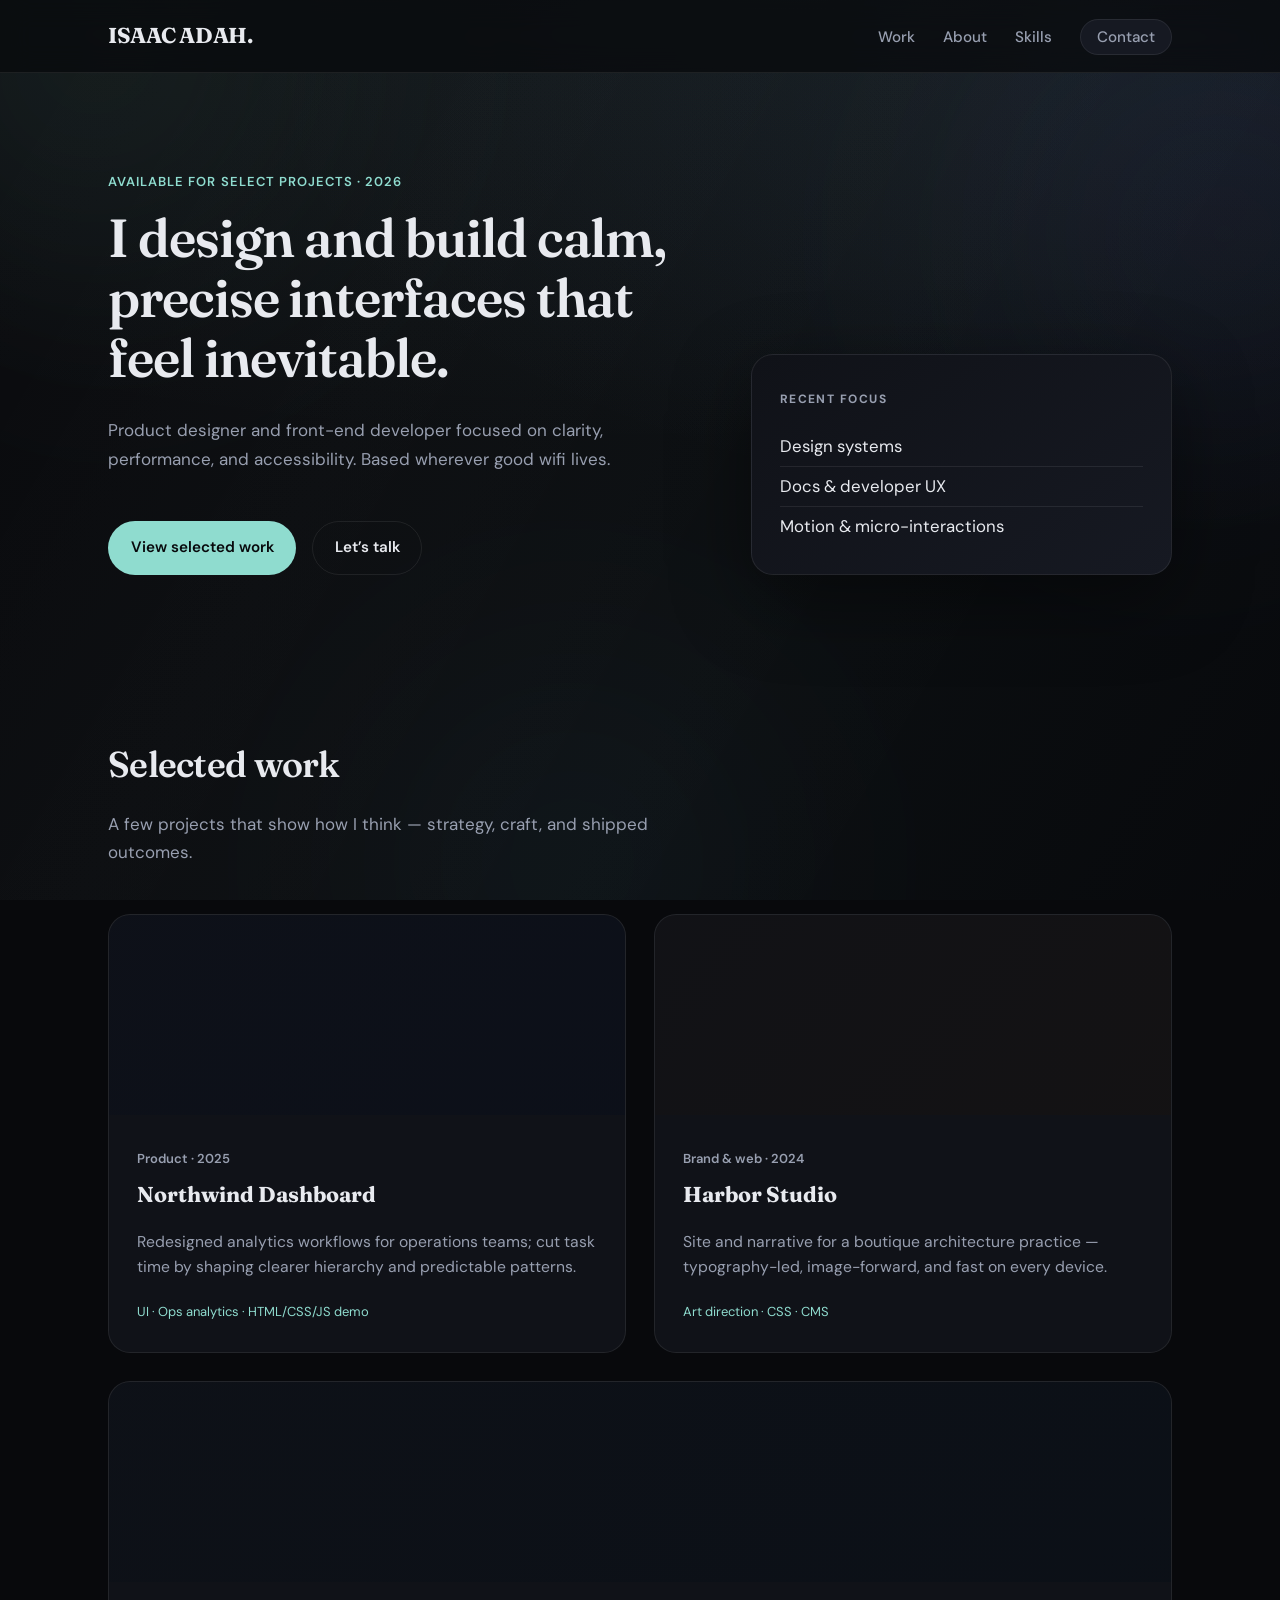
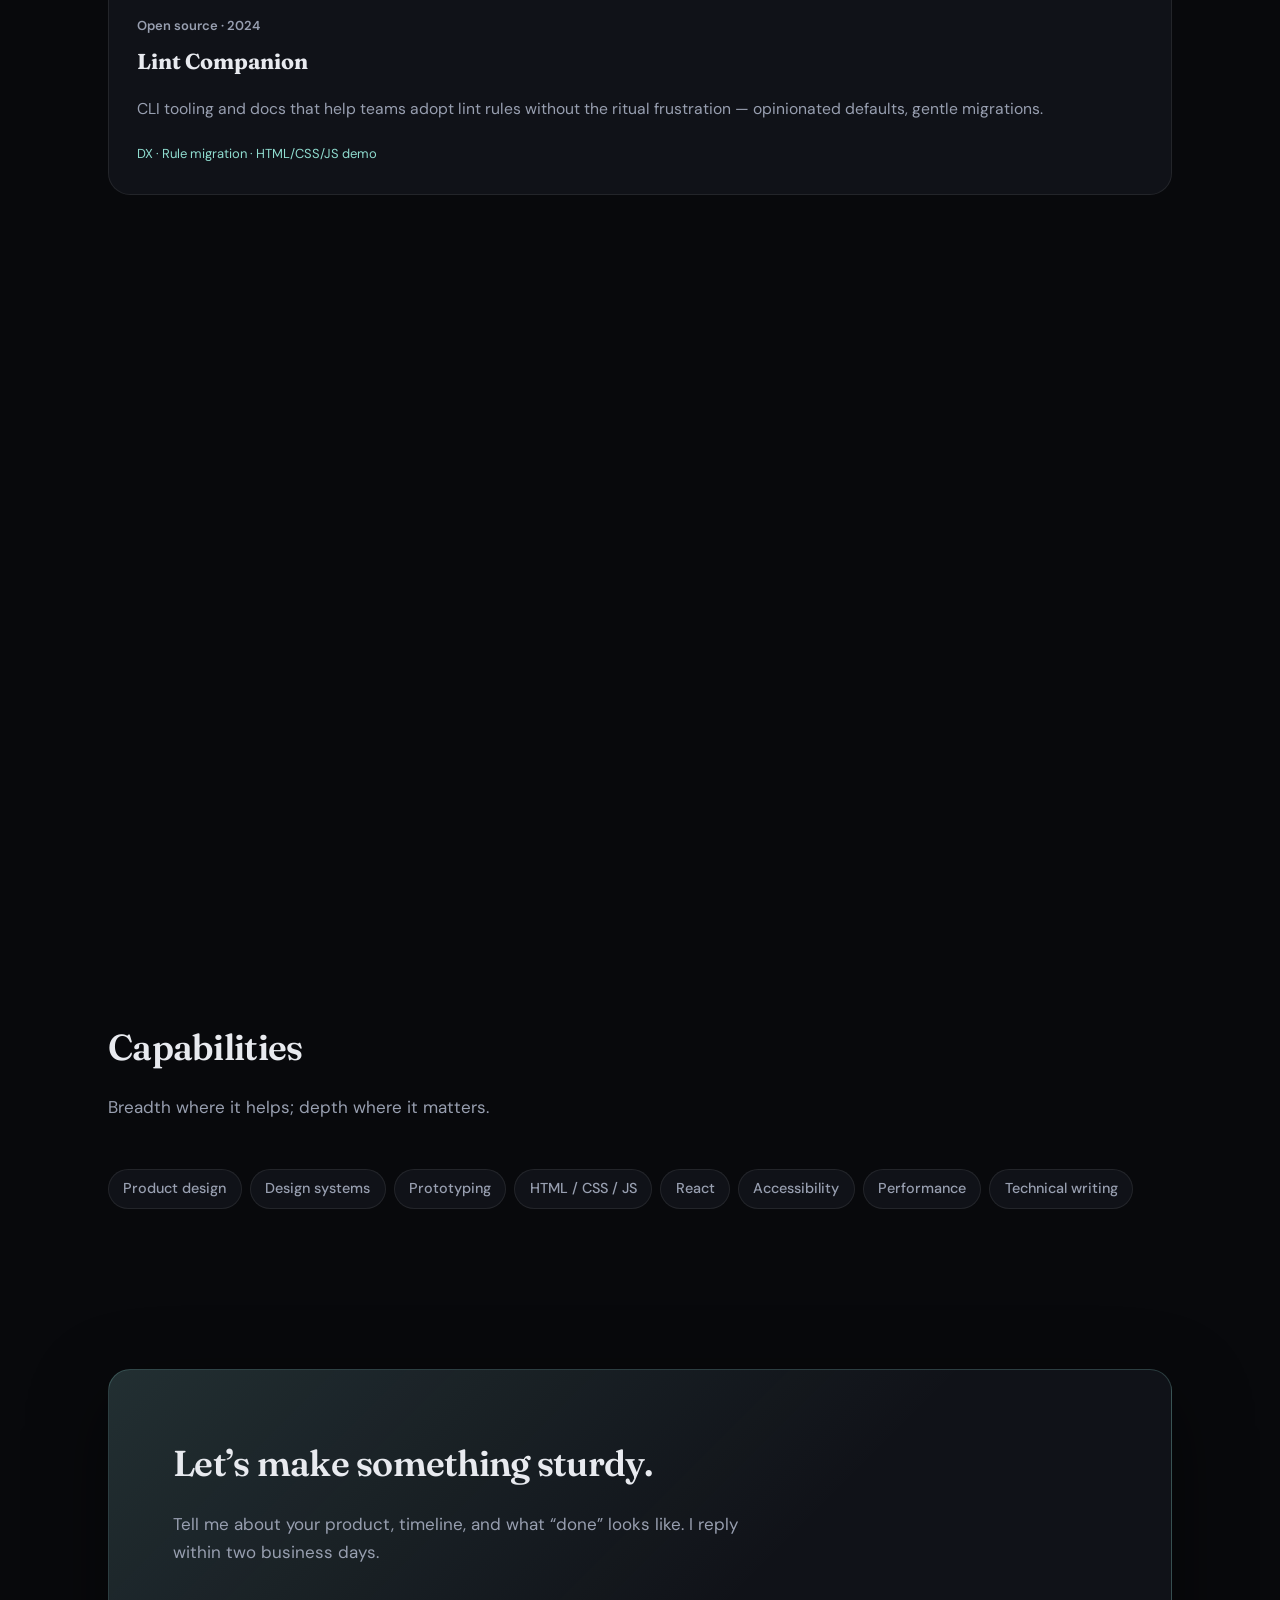
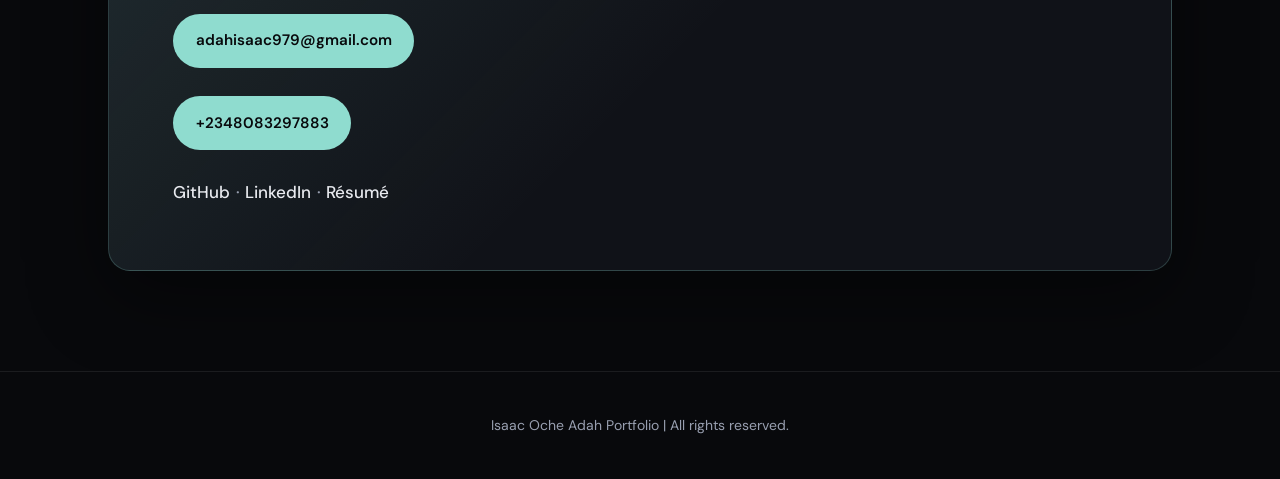
<file: index.html>
<!DOCTYPE html>
<html lang="en">

<head>
  <meta charset="UTF-8" />
  <meta name="viewport" content="width=device-width, initial-scale=1.0" />
  <meta name="description" content="Portfolio — designer and developer crafting thoughtful digital experiences." />
  <title>Isaac Oche Adah · Portfolio</title>
  <link rel="preconnect" href="https://fonts.googleapis.com" />
  <link rel="preconnect" href="https://fonts.gstatic.com" crossorigin />
  <link
    href="https://fonts.googleapis.com/css2?family=DM+Sans:ital,opsz,wght@0,9..40,400;0,9..40,500;0,9..40,600;0,9..40,700;1,9..40,400&family=Fraunces:ital,opsz,wght@0,9..144,500;0,9..144,600;0,9..144,700;1,9..144,400&display=swap"
    rel="stylesheet" />
  <link rel="stylesheet" href="styles.css" />
</head>

<body>
  <div class="motion-bg" aria-hidden="true">
    <span class="motion-blob motion-blob--1"></span>
    <span class="motion-blob motion-blob--2"></span>
    <span class="motion-blob motion-blob--3"></span>
  </div>
  <a class="skip-link" href="#main">Skip to content</a>

  <header class="site-header" id="top">
    <div class="header-inner">
      <a class="logo" href="#top" aria-label="Home">ISAAC ADAH.</a>

      <button class="nav-toggle" type="button" aria-expanded="false" aria-controls="site-nav" aria-label="Open menu">
        <span class="nav-toggle-bar" aria-hidden="true"></span>
        <span class="nav-toggle-bar" aria-hidden="true"></span>
      </button>

      <nav class="site-nav" id="site-nav" aria-label="Primary">
        <ul class="nav-list">
          <li><a href="#work">Work</a></li>
          <li><a href="#about">About</a></li>
          <li><a href="#skills">Skills</a></li>
          <li><a href="#contact" class="nav-cta">Contact</a></li>
        </ul>
      </nav>
    </div>
  </header>

  <main id="main">
    <section class="hero">
      <div class="hero-grid">
        <div class="hero-copy reveal">
          <p class="eyebrow">Available for select projects · 2026</p>
          <h1 class="hero-title">
            I design and build calm, precise interfaces that feel inevitable.
          </h1>
          <p class="hero-lede">
            Product designer and front-end developer focused on clarity,
            performance, and accessibility. Based wherever good wifi lives.
          </p>
          <div class="hero-actions">
            <a class="btn btn-primary" href="#work">View selected work</a>
            <a class="btn btn-ghost" href="#contact">Let’s talk</a>
          </div>
        </div>
        <div class="hero-panel reveal reveal-delay-1" aria-hidden="true">
          <div class="hero-panel-inner">
            <span class="hero-stat-label">Recent focus</span>
            <ul class="hero-stat-list">
              <li>Design systems</li>
              <li>Docs &amp; developer UX</li>
              <li>Motion &amp; micro-interactions</li>
            </ul>
          </div>
        </div>
      </div>
    </section>

    <section class="section work" id="work">
      <div class="section-header reveal">
        <h2 class="section-title">Selected work</h2>
        <p class="section-intro">
          A few projects that show how I think — strategy, craft, and shipped
          outcomes.
        </p>
      </div>

      <ul class="project-grid">
        <li class="project-card reveal">
          <div class="project-thumb project-thumb--a" aria-hidden="true"></div>
          <div class="project-body">
            <span class="project-meta">Product · 2025</span>
              <h3 class="project-title">
                <a class="project-title-link" href="northwind-dashboard/index.html">Northwind Dashboard</a>
              </h3>
            <p class="project-desc">
              Redesigned analytics workflows for operations teams; cut task time
              by shaping clearer hierarchy and predictable patterns.
            </p>
            <span class="project-tags">UI · Ops analytics · HTML/CSS/JS demo</span>
          </div>
        </li>

        <li class="project-card reveal">
          <div class="project-thumb project-thumb--b" aria-hidden="true"></div>
          <div class="project-body">
            <span class="project-meta">Brand &amp; web · 2024</span>
              <h3 class="project-title">
                <a class="project-title-link" href="harbor-studio/index.html">Harbor Studio</a>
              </h3>
            <p class="project-desc">
              Site and narrative for a boutique architecture practice —
              typography-led, image-forward, and fast on every device.
            </p>
            <span class="project-tags">Art direction · CSS · CMS</span>
          </div>
        </li>

        <li class="project-card reveal">
          <div class="project-thumb project-thumb--c" aria-hidden="true"></div>
          <div class="project-body">
            <span class="project-meta">Open source · 2024</span>
            <h3 class="project-title">
              <a class="project-title-link" href="lint-companion/index.html">Lint Companion</a>
            </h3>
            <p class="project-desc">
              CLI tooling and docs that help teams adopt lint rules without the
              ritual frustration — opinionated defaults, gentle migrations.
            </p>
            <span class="project-tags">DX · Rule migration · HTML/CSS/JS demo</span>
          </div>
        </li>
      </ul>
    </section>

    <section class="section about" id="about">
      <div class="about-grid">
        <div class="about-copy reveal">
          <h2 class="section-title">About</h2>
          <p>
            I’m <strong>Isaac Oche Adah</strong> a passionate Product Designer with a strong interest in creating
            intuitive, user-centered digital experiences. I enjoy turning complex ideas into simple, functional, and
            visually engaging solutions that solve real problems.

            With a background in Computer Science, I bring both technical understanding and design thinking into my
            work. I focus on usability, clarity, and impact—ensuring that every design decision is intentional and
            improves the user experience.
            </p>
            <p>

            I’m constantly learning and refining my skills, from user research and wireframing to prototyping and visual
            design. I enjoy collaborating with teams, adapting to feedback, and pushing ideas from concept to execution.

            Beyond design, I’m curious about how people interact with technology and how thoughtful design can make
            everyday experiences better.
          </p>
          
        </div>
        <aside class="about-aside reveal reveal-delay-1">
          <blockquote class="pullquote">
            “Good design is as little design as possible — but never less than
            necessary.”
          </blockquote>
          <p class="pullquote-cite">Your guiding principle (optional quote)</p>
        </aside>
      </div>
    </section>

    <section class="section skills" id="skills">
      <div class="section-header reveal">
        <h2 class="section-title">Capabilities</h2>
        <p class="section-intro">
          Breadth where it helps; depth where it matters.
        </p>
      </div>
      <ul class="skill-chips reveal">
        <li>Product design</li>
        <li>Design systems</li>
        <li>Prototyping</li>
        <li>HTML / CSS / JS</li>
        <li>React</li>
        <li>Accessibility</li>
        <li>Performance</li>
        <li>Technical writing</li>
      </ul>
    </section>

    <section class="section contact" id="contact">
      <div class="contact-card reveal">
        <h2 class="section-title">Let’s make something sturdy.</h2>
        <p class="contact-lede">
          Tell me about your product, timeline, and what “done” looks like. I
          reply within two business days.
        </p>
        <div class="contact-actions">
          <a class="btn btn-primary" href="mailto:adahisaac979@gmail.com">adahisaac979@gmail.com</a>
          <a class="btn btn-primary" href="tel:08083297883">+2348083297883</a>
          <div class="social-row">
            <a href="https://github.com/" rel="noopener noreferrer">GitHub</a>
            <span class="dot" aria-hidden="true">·</span>
            <a href="https://linkedin.com/" rel="noopener noreferrer">LinkedIn</a>
            <span class="dot" aria-hidden="true">·</span>
            <a href="My CV.pdf" rel="noopener noreferrer">Résumé</a>
          </div>
        </div>
      </div>
    </section>
  </main>

  <footer class="site-footer">
    <p>Isaac Oche Adah Portfolio | All rights reserved.</p>
  </footer>

  <script src="script.js"></script>
</body>

</html>
</file>
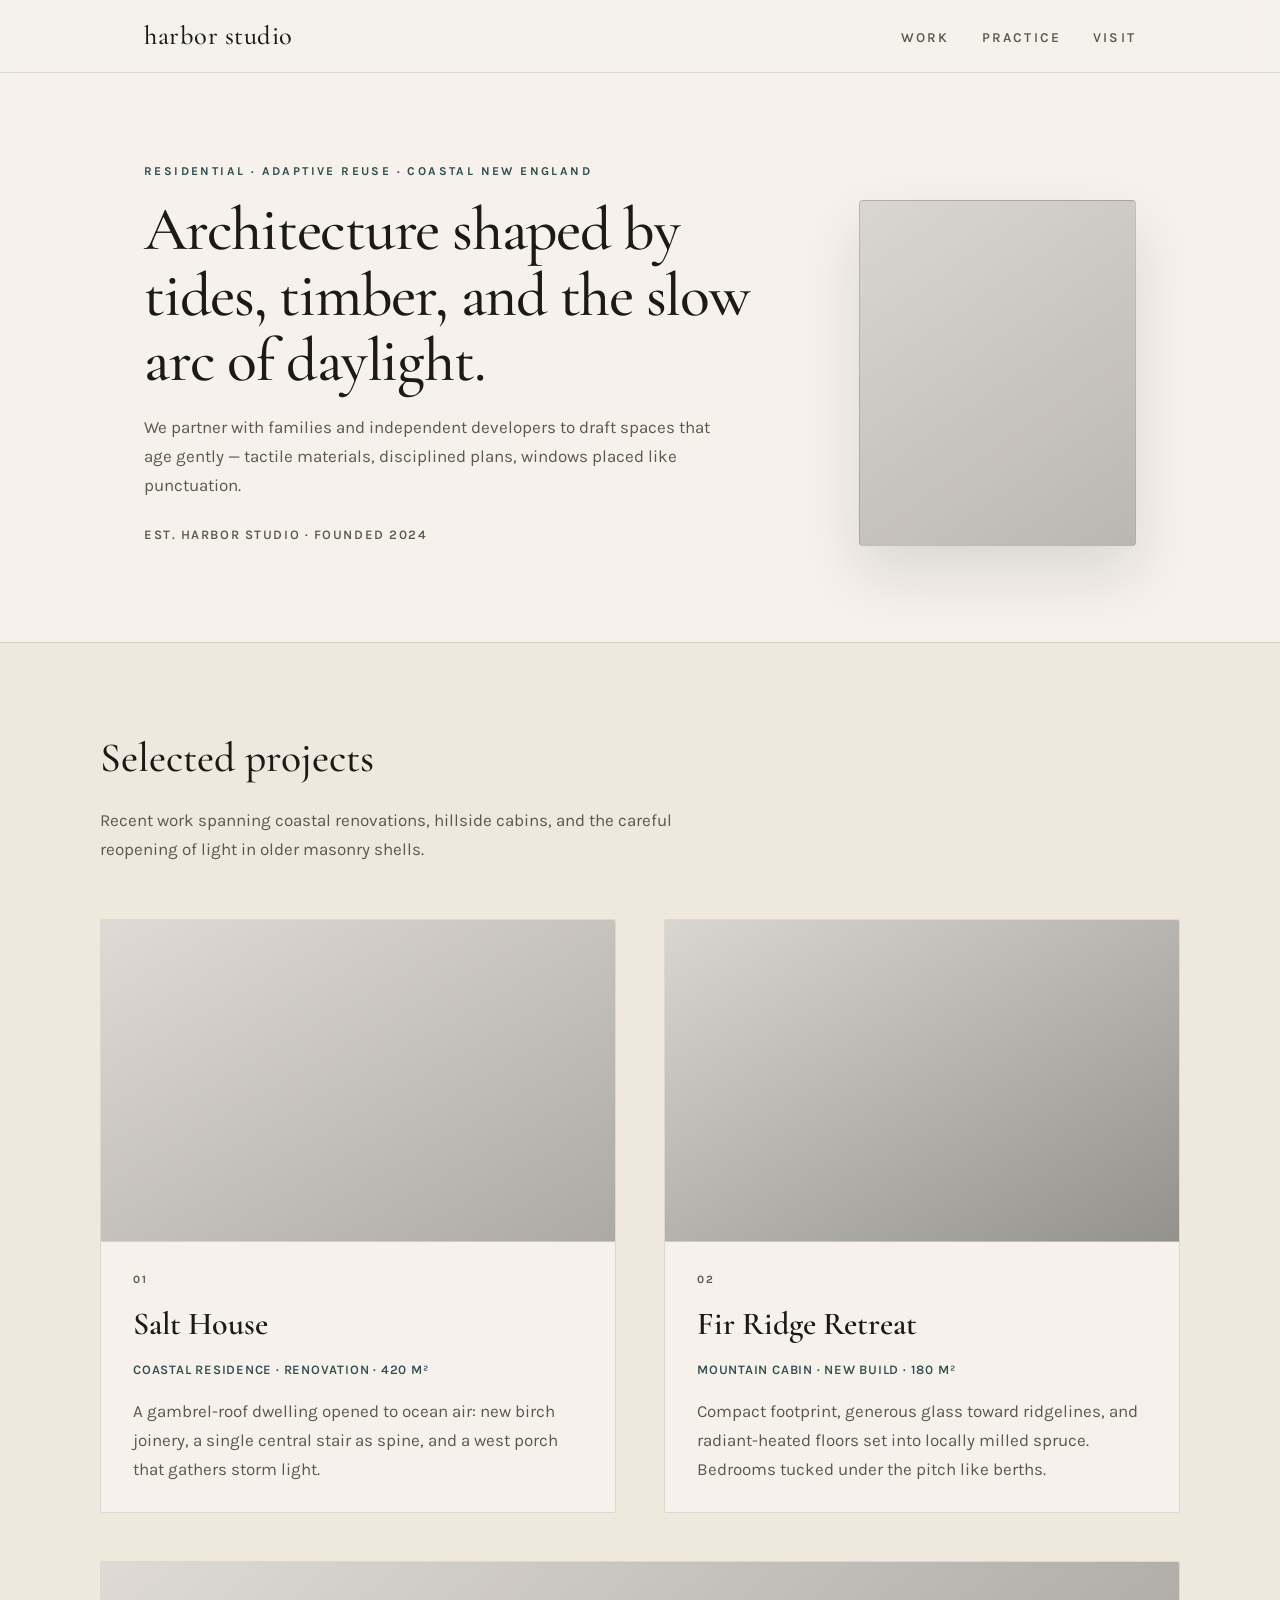
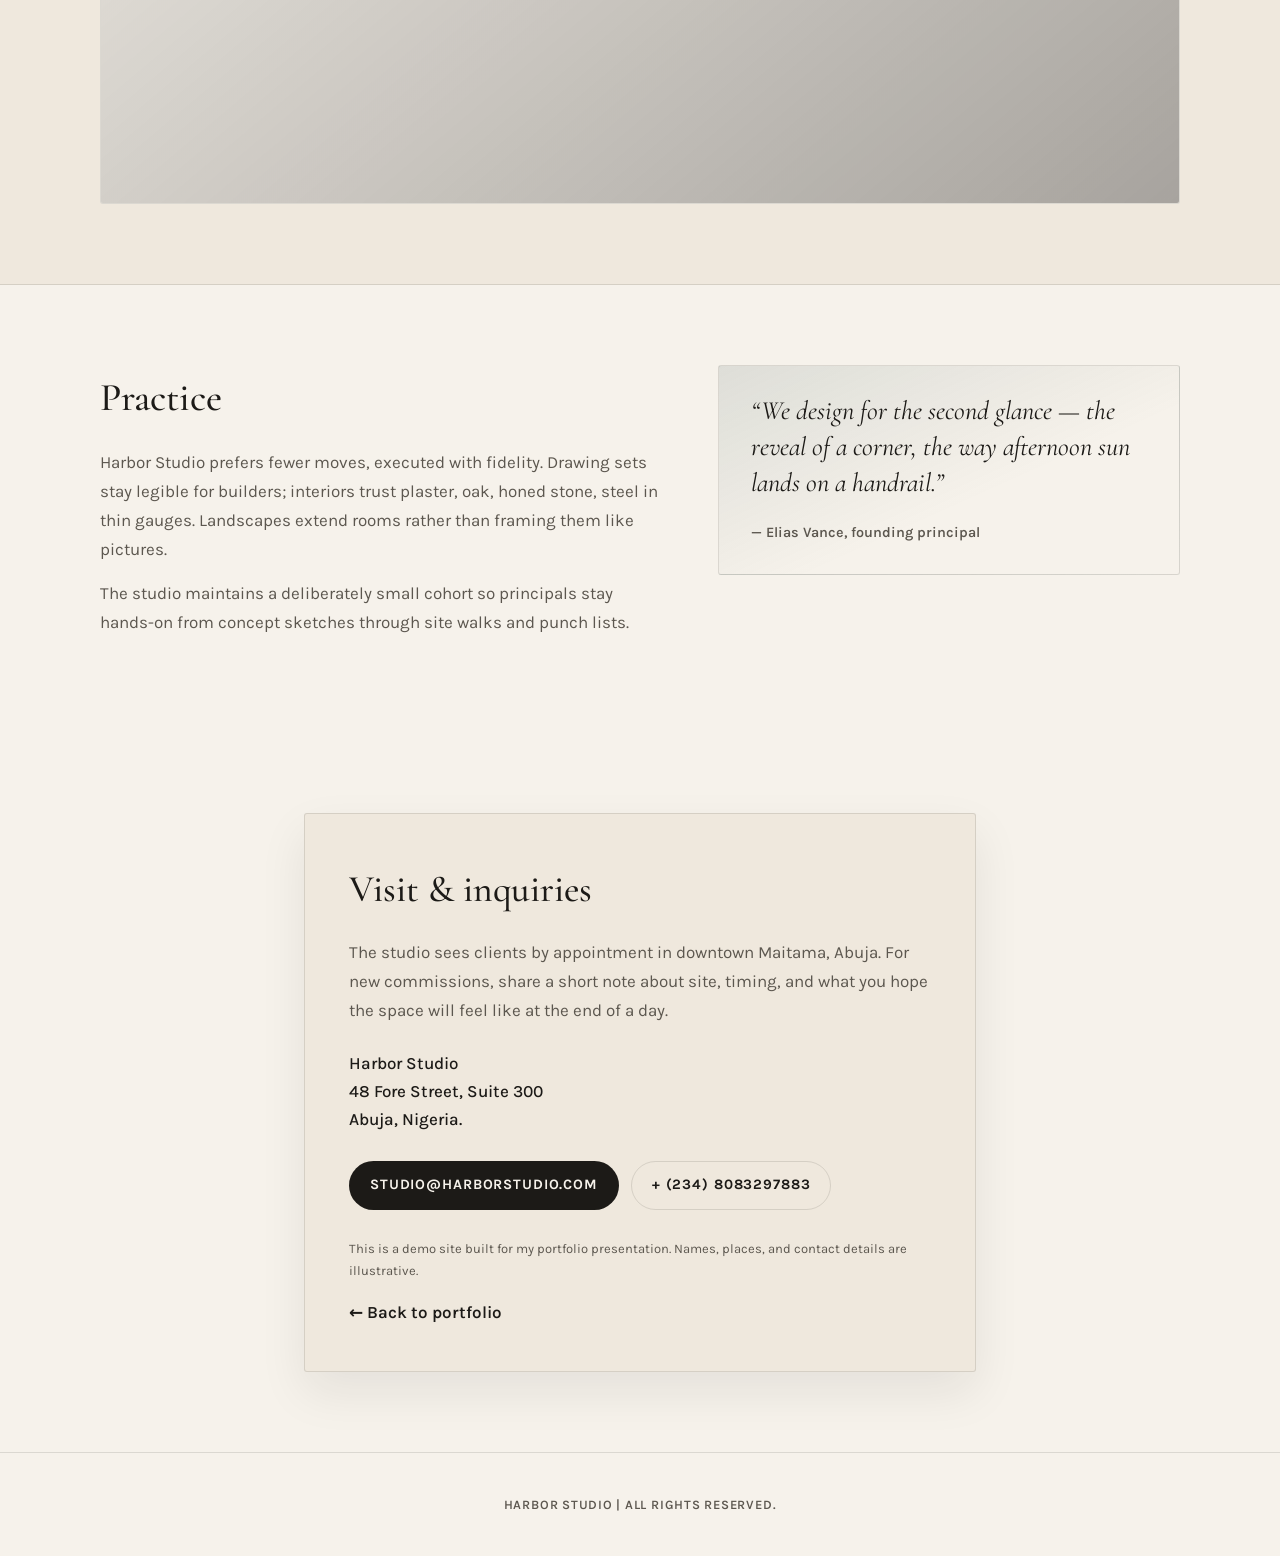
<file: harbor-studio/index.html>
<!DOCTYPE html>
<html lang="en">
  <head>
    <meta charset="UTF-8" />
    <meta name="viewport" content="width=device-width, initial-scale=1.0" />
    <meta
      name="description"
      content="Harbor Studio — boutique architecture rooted in daylight, proportion, and quiet detail."
    />
    <title>Harbor Studio · Architecture</title>
    <link rel="preconnect" href="https://fonts.googleapis.com" />
    <link rel="preconnect" href="https://fonts.gstatic.com" crossorigin />
    <link
      href="https://fonts.googleapis.com/css2?family=Cormorant+Garamond:ital,wght@0,400;0,500;0,600;1,400&family=Karla:wght@400;500;600;700&display=swap"
      rel="stylesheet"
    />
    <link rel="stylesheet" href="styles.css" />
  </head>
  <body>
    <a class="skip-link" href="#main">Skip to content</a>

    <header class="hs-header">
      <div class="hs-header-inner">
        <a class="hs-wordmark" href="#top">Harbor Studio</a>

        <button
          type="button"
          class="hs-nav-toggle"
          aria-expanded="false"
          aria-controls="hs-nav"
          aria-label="Open menu"
        >
          <span class="hs-nav-toggle-bar" aria-hidden="true"></span>
          <span class="hs-nav-toggle-bar" aria-hidden="true"></span>
        </button>

        <nav class="hs-nav" id="hs-nav" aria-label="Primary">
          <ul class="hs-nav-list">
            <li><a href="#work">Work</a></li>
            <li><a href="#practice">Practice</a></li>
            <li><a href="#visit">Visit</a></li>
          </ul>
        </nav>
      </div>
    </header>

    <main id="main">
      <section class="hs-hero" id="top">
        <div class="hs-hero-media" aria-hidden="true">
          <div class="hs-hero-shape"></div>
        </div>
        <div class="hs-hero-copy reveal">
          <p class="hs-eyebrow">Residential · Adaptive reuse · Coastal New England</p>
          <h1 class="hs-hero-title">Architecture shaped by tides, timber, and the slow arc of daylight.</h1>
          <p class="hs-hero-lede">
            We partner with families and independent developers to draft spaces that age
            gently — tactile materials, disciplined plans, windows placed like punctuation.
          </p>
          <p class="hs-hero-meta">Est. Harbor Studio · Founded 2024</p>
        </div>
      </section>

      <section class="hs-section hs-work" id="work">
        <header class="hs-section-head reveal">
          <h2>Selected projects</h2>
          <p>
            Recent work spanning coastal renovations, hillside cabins, and the careful
            reopening of light in older masonry shells.
          </p>
        </header>

        <ul class="hs-project-grid">
          <li class="hs-project reveal">
            <div class="hs-project-visual hs-project-visual--sand" aria-hidden="true"></div>
            <div class="hs-project-body">
              <span class="hs-project-index">01</span>
              <h3 class="hs-project-title">Salt House</h3>
              <p class="hs-project-meta">Coastal residence · Renovation · 420 m²</p>
              <p class="hs-project-desc">
                A gambrel-roof dwelling opened to ocean air: new birch joinery, a single
                central stair as spine, and a west porch that gathers storm light.
              </p>
            </div>
          </li>

          <li class="hs-project reveal reveal-delay">
            <div class="hs-project-visual hs-project-visual--pine" aria-hidden="true"></div>
            <div class="hs-project-body">
              <span class="hs-project-index">02</span>
              <h3 class="hs-project-title">Fir Ridge Retreat</h3>
              <p class="hs-project-meta">Mountain cabin · New build · 180 m²</p>
              <p class="hs-project-desc">
                Compact footprint, generous glass toward ridgelines, and radiant-heated floors
                set into locally milled spruce. Bedrooms tucked under the pitch like berths.
              </p>
            </div>
          </li>

          <li class="hs-project hs-project--feature reveal reveal-delay-2">
            <div class="hs-project-visual hs-project-visual--stone" aria-hidden="true"></div>
            <div class="hs-project-body">
              <span class="hs-project-index">03</span>
              <h3 class="hs-project-title">Court Street Lofts</h3>
              <p class="hs-project-meta">Adaptive reuse · Mixed residential · Warehouse</p>
              <p class="hs-project-desc">
                Brick arches preserved, ductwork braided overhead, kitchens as quiet islands.
                Twelve units threaded through historic bays without competing with masonry.
              </p>
            </div>
          </li>
        </ul>
      </section>

      <section class="hs-section hs-practice" id="practice">
        <div class="hs-practice-grid">
          <div class="hs-practice-copy reveal">
            <h2>Practice</h2>
            <p>
              Harbor Studio prefers fewer moves, executed with fidelity. Drawing sets stay
              legible for builders; interiors trust plaster, oak, honed stone, steel in
              thin gauges. Landscapes extend rooms rather than framing them like pictures.
            </p>
            <p>
              The studio maintains a deliberately small cohort so principals stay hands-on
              from concept sketches through site walks and punch lists.
            </p>
          </div>
          <figure class="hs-quote reveal reveal-delay">
            <blockquote>
              “We design for the second glance — the reveal of a corner, the way afternoon
              sun lands on a handrail.”
            </blockquote>
            <figcaption>— Elias Vance, founding principal</figcaption>
          </figure>
        </div>
      </section>

      <section class="hs-section hs-visit" id="visit">
        <div class="hs-visit-card reveal">
          <h2>Visit &amp; inquiries</h2>
          <p>
            The studio sees clients by appointment in downtown Maitama, Abuja. For new
            commissions, share a short note about site, timing, and what you hope the space
            will feel like at the end of a day.
          </p>
          <address class="hs-address">
            Harbor Studio<br />
            48 Fore Street, Suite 300<br />
            Abuja, Nigeria.
          </address>
          <div class="hs-visit-actions">
            <a class="hs-btn" href="mailto:studio@harborstudio.com">studio@harborstudio.com</a>
            <a class="hs-btn hs-btn--ghost" href="tel:+12075550199">+ (234) 8083297883</a>
          </div>
          <p class="hs-demo-note">
            This is a demo site built for my portfolio presentation. Names, places, and contact
            details are illustrative.
          </p>
          <p class="hs-portfolio-link">
            <a href="../index.html#work">← Back to portfolio</a>
          </p>
        </div>
      </section>
    </main>

    <footer class="hs-footer">
      <p> Harbor Studio | All rights reserved.</p>
    </footer>

    <script src="script.js"></script>
  </body>
</html>
</file>
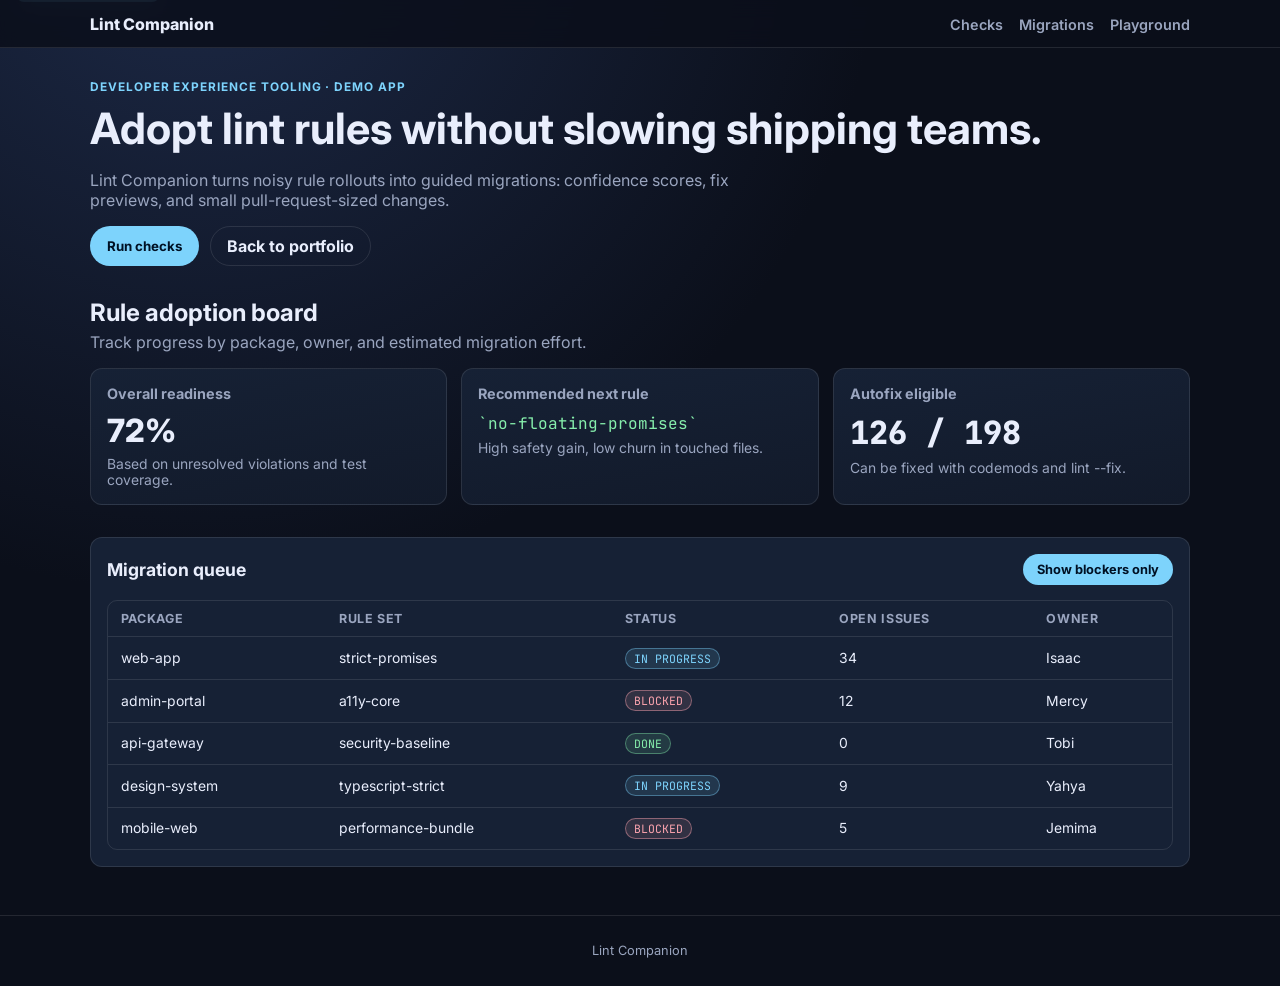
<file: lint-companion/index.html>
<!DOCTYPE html>
<html lang="en">
  <head>
    <meta charset="UTF-8" />
    <meta name="viewport" content="width=device-width, initial-scale=1.0" />
    <meta
      name="description"
      content="Lint Companion — guided lint adoption for teams migrating large codebases."
    />
    <title>Lint Companion · DX Tool Demo</title>
    <link rel="preconnect" href="https://fonts.googleapis.com" />
    <link rel="preconnect" href="https://fonts.gstatic.com" crossorigin />
    <link
      href="https://fonts.googleapis.com/css2?family=Inter:wght@400;500;600;700;800&family=JetBrains+Mono:wght@400;500;700&display=swap"
      rel="stylesheet"
    />
    <link rel="stylesheet" href="styles.css" />
  </head>
  <body>
    <a class="lc-skip" href="#main">Skip to content</a>

    <header class="lc-header">
      <div class="lc-header-inner">
        <a href="#top" class="lc-logo">Lint Companion</a>
        <nav aria-label="Primary">
          <ul class="lc-nav">
            <li><a href="#checks">Checks</a></li>
            <li><a href="#migrations">Migrations</a></li>
            <li><a href="#main">Playground</a></li>
          </ul>
        </nav>
      </div>
    </header>

    <main id="main">
      <section class="lc-hero" id="top">
        <p class="lc-eyebrow">Developer experience tooling · Demo app</p>
        <h1>Adopt lint rules without slowing shipping teams.</h1>
        <p class="lc-lede">
          Lint Companion turns noisy rule rollouts into guided migrations:
          confidence scores, fix previews, and small pull-request-sized changes.
        </p>
        <div class="lc-actions">
          <button type="button" class="lc-btn" id="lc-run">Run checks</button>
          <a class="lc-btn lc-btn--ghost" href="../index.html#work"
            >Back to portfolio</a
          >
        </div>
      </section>

      <section class="lc-section" id="checks">
        <div class="lc-section-head">
          <h2>Rule adoption board</h2>
          <p>Track progress by package, owner, and estimated migration effort.</p>
        </div>

        <div class="lc-grid">
          <article class="lc-card">
            <h3>Overall readiness</h3>
            <p class="lc-big" id="lc-score">72%</p>
            <p class="lc-muted">Based on unresolved violations and test coverage.</p>
          </article>

          <article class="lc-card">
            <h3>Recommended next rule</h3>
            <p class="lc-rule-name">`no-floating-promises`</p>
            <p class="lc-muted">High safety gain, low churn in touched files.</p>
          </article>

          <article class="lc-card">
            <h3>Autofix eligible</h3>
            <p class="lc-big lc-big--mono"><span id="lc-autofix">126</span> / 198</p>
            <p class="lc-muted">Can be fixed with codemods and lint --fix.</p>
          </article>
        </div>
      </section>

      <section class="lc-section" id="migrations">
        <div class="lc-panel">
          <div class="lc-panel-head">
            <h2>Migration queue</h2>
            <button type="button" class="lc-btn lc-btn--small" id="lc-filter">
              Show blockers only
            </button>
          </div>

          <div class="lc-table-wrap">
            <table class="lc-table">
              <thead>
                <tr>
                  <th>Package</th>
                  <th>Rule set</th>
                  <th>Status</th>
                  <th class="right">Open issues</th>
                  <th>Owner</th>
                </tr>
              </thead>
              <tbody id="lc-table-body"></tbody>
            </table>
          </div>
        </div>
      </section>
    </main>

    <footer class="lc-footer">
      <p>Lint Companion </p>
    </footer>

    <script src="script.js"></script>
  </body>
</html>
</file>
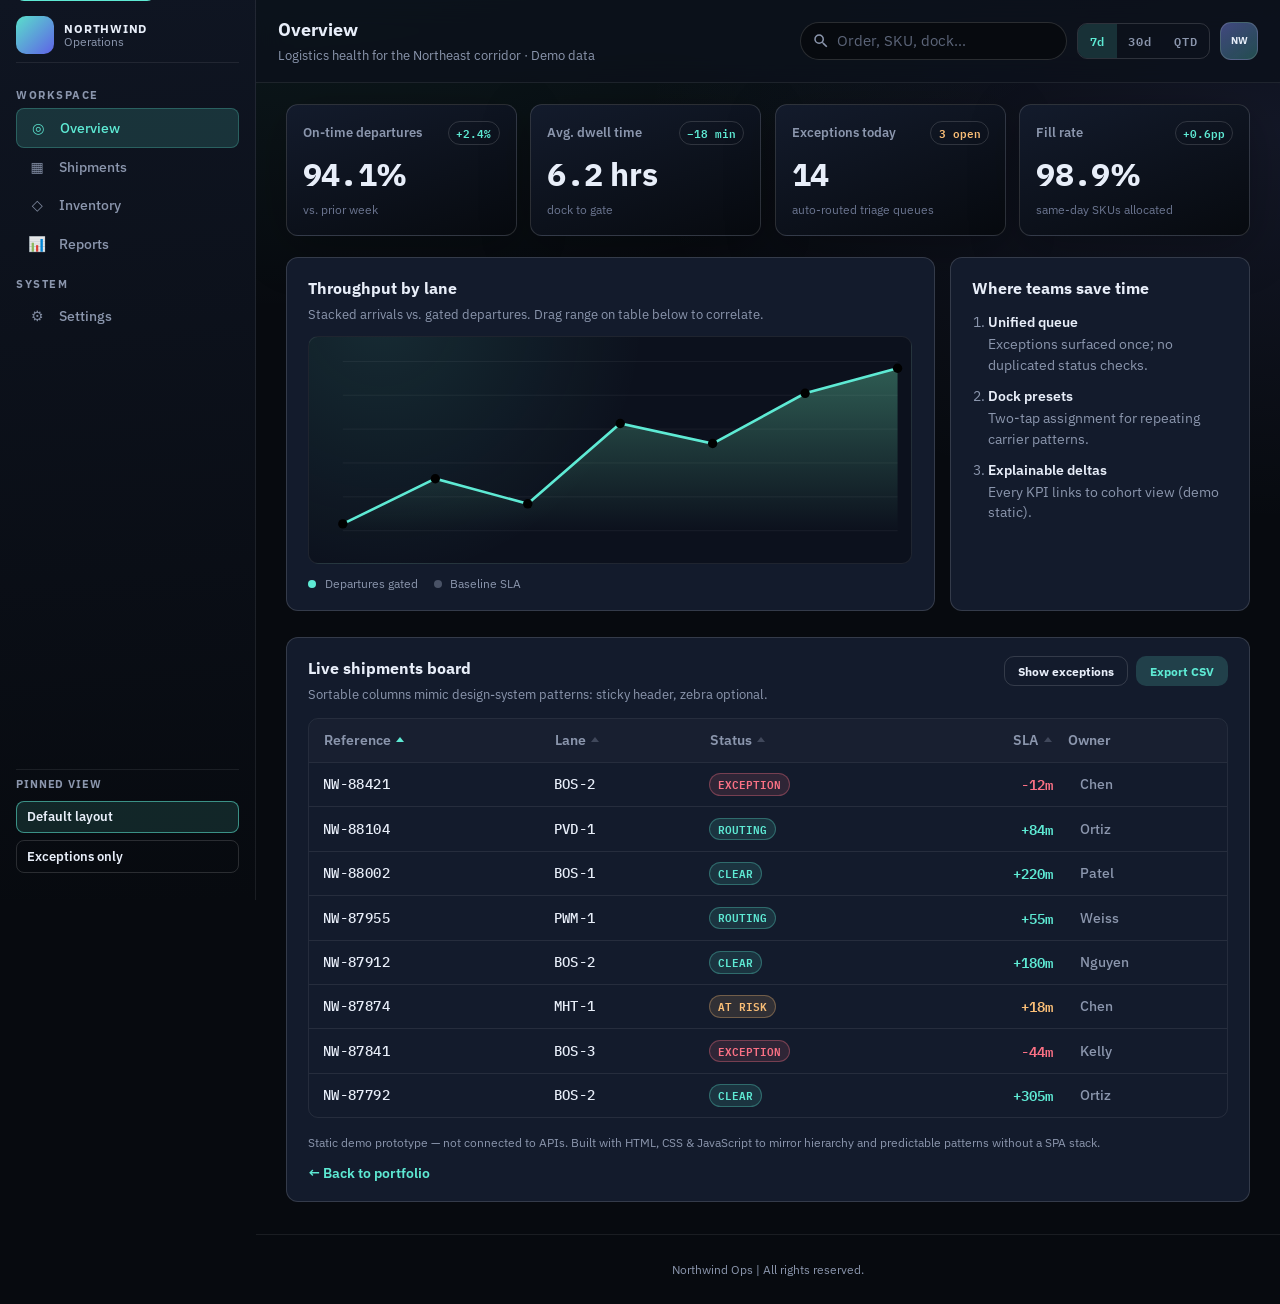
<file: northwind-dashboard/index.html>
<!DOCTYPE html>
<html lang="en">
  <head>
    <meta charset="UTF-8" />
    <meta name="viewport" content="width=device-width, initial-scale=1.0" />
    <meta
      name="description"
      content="Northwind Ops — analytics workspace for fulfillment and logistics teams."
    />
    <title>Northwind Ops · Dashboard demo</title>
    <link rel="preconnect" href="https://fonts.googleapis.com" />
    <link rel="preconnect" href="https://fonts.gstatic.com" crossorigin />
    <link
      href="https://fonts.googleapis.com/css2?family=IBM+Plex+Sans:wght@400;500;600;700&family=IBM+Plex+Mono:wght@400;500;600&display=swap"
      rel="stylesheet"
    />
    <link rel="stylesheet" href="styles.css" />
  </head>
  <body>
    <a class="nw-skip" href="#nw-main">Skip to content</a>

    <div class="nw-app">
      <div class="nw-scrim" id="nw-scrim" aria-hidden="true"></div>

      <aside class="nw-sidebar" id="nw-sidebar" aria-label="Primary">
        <div class="nw-sidebar-head">
          <div class="nw-logo" aria-hidden="true"></div>
          <div class="nw-brand">
            <span class="nw-brand-name">Northwind</span>
            <span class="nw-brand-sub">Operations</span>
          </div>
          <button
            type="button"
            class="nw-sidebar-close"
            id="nw-sidebar-close"
            aria-label="Close menu"
          >
            ×
          </button>
        </div>

        <nav class="nw-nav">
          <p class="nw-nav-label">Workspace</p>
          <ul>
            <li>
              <a class="nw-nav-link is-active" href="#nw-main">
                <span class="nw-nav-ico" aria-hidden="true">◎</span> Overview
              </a>
            </li>
            <li>
              <a class="nw-nav-link" href="#nw-shipments">
                <span class="nw-nav-ico" aria-hidden="true">▦</span> Shipments
              </a>
            </li>
            <li>
              <a class="nw-nav-link" href="#nw-main">
                <span class="nw-nav-ico" aria-hidden="true">◇</span> Inventory
              </a>
            </li>
            <li>
              <a class="nw-nav-link" href="#nw-main">
                <span class="nw-nav-ico" aria-hidden="true">📊</span> Reports
              </a>
            </li>
          </ul>
          <p class="nw-nav-label">System</p>
          <ul>
            <li>
              <a class="nw-nav-link" href="#nw-main">
                <span class="nw-nav-ico" aria-hidden="true">⚙</span> Settings
              </a>
            </li>
          </ul>
        </nav>

        <div class="nw-sidebar-foot">
          <p class="nw-sidebar-foot-title">Pinned view</p>
          <button type="button" class="nw-pin" id="nw-pin-default">
            Default layout
          </button>
          <button type="button" class="nw-pin nw-pin--outline" id="nw-pin-focus">
            Exceptions only
          </button>
        </div>
      </aside>

      <div class="nw-main-wrap">
        <header class="nw-topbar">
          <button
            type="button"
            class="nw-menu-btn"
            id="nw-menu-btn"
            aria-expanded="false"
            aria-controls="nw-sidebar"
            aria-label="Open menu"
          >
            <span></span><span></span><span></span>
          </button>

          <div class="nw-topbar-titles">
            <h1 class="nw-page-title">Overview</h1>
            <p class="nw-page-sub">
              Logistics health for the Northeast corridor · Demo data
            </p>
          </div>

          <div class="nw-topbar-tools">
            <label class="nw-search-label">
              <span class="visually-hidden">Search reference</span>
              <svg class="nw-search-ico" width="18" height="18" viewBox="0 0 24 24" aria-hidden="true">
                <path
                  fill="currentColor"
                  d="M15.5 14h-.79l-.28-.27A6.471 6.471 0 0016 9.5 6.5 6.5 0 109.5 16c1.61 0 3.09-.59 4.23-1.57l.27.28v.79l5 4.99L20.49 19l-4.99-5zm-6 0C7.01 14 5 11.99 5 9.5S7.01 5 9.5 5 14 7.01 14 9.5 11.99 14 9.5 14z"
                />
              </svg>
              <input
                type="search"
                class="nw-search"
                placeholder="Order, SKU, dock…"
                autocomplete="off"
              />
            </label>

            <div class="nw-seg" role="group" aria-label="Date range">
              <button type="button" class="nw-seg-btn is-active">7d</button>
              <button type="button" class="nw-seg-btn">30d</button>
              <button type="button" class="nw-seg-btn">QTD</button>
            </div>

            <div class="nw-avatar" title="Signed in · Demo">
              <span>NW</span>
            </div>
          </div>
        </header>

        <main class="nw-main" id="nw-main">
          <section class="nw-kpis" aria-label="Key metrics">
            <article class="nw-kpi">
              <header>
                <h2 class="nw-kpi-label">On-time departures</h2>
                <span class="nw-kpi-chip nw-kpi-chip--up">+2.4%</span>
              </header>
              <p class="nw-kpi-value"><span class="nw-num">94.1</span>%</p>
              <p class="nw-kpi-foot">vs. prior week</p>
            </article>
            <article class="nw-kpi">
              <header>
                <h2 class="nw-kpi-label">Avg. dwell time</h2>
                <span class="nw-kpi-chip nw-kpi-chip--down">−18 min</span>
              </header>
              <p class="nw-kpi-value"><span class="nw-num">6.2</span> hrs</p>
              <p class="nw-kpi-foot">dock to gate</p>
            </article>
            <article class="nw-kpi">
              <header>
                <h2 class="nw-kpi-label">Exceptions today</h2>
                <span class="nw-kpi-chip nw-kpi-chip--warn">3 open</span>
              </header>
              <p class="nw-kpi-value"><span class="nw-num">14</span></p>
              <p class="nw-kpi-foot">auto‑routed triage queues</p>
            </article>
            <article class="nw-kpi">
              <header>
                <h2 class="nw-kpi-label">Fill rate</h2>
                <span class="nw-kpi-chip nw-kpi-chip--up">+0.6pp</span>
              </header>
              <p class="nw-kpi-value"><span class="nw-num">98.9</span>%</p>
              <p class="nw-kpi-foot">same‑day SKUs allocated</p>
            </article>
          </section>

          <section class="nw-chart-row" aria-label="Throughput trend">
            <div class="nw-panel nw-panel--grow">
              <div class="nw-panel-head">
                <h2 class="nw-panel-title">Throughput by lane</h2>
                <p class="nw-panel-caption">
                  Stacked arrivals vs. gated departures. Drag range on table below to correlate.
                </p>
              </div>
              <div class="nw-chart" id="nw-chart" role="img" aria-labelledby="nw-chart-caption">
                <svg
                  class="nw-chart-svg"
                  viewBox="0 0 640 240"
                  preserveAspectRatio="none"
                  aria-hidden="true"
                >
                  <defs>
                    <linearGradient id="nwGradA" x1="0%" y1="0%" x2="0%" y2="100%">
                      <stop offset="0%" stop-color="rgba(110,231,183,0.35)" />
                      <stop offset="100%" stop-color="rgba(110,231,183,0)" />
                    </linearGradient>
                  </defs>
                  <g class="nw-chart-grid"></g>
                  <path id="nw-area" fill="url(#nwGradA)" />
                  <path id="nw-line" fill="none" />
                  <g id="nw-points"></g>
                </svg>
                <p id="nw-chart-caption" class="visually-hidden">
                  Line chart showing seven days of combined throughput trending upward slightly.
                </p>
              </div>
              <ul class="nw-legend" aria-label="Series">
                <li><span class="nw-dot nw-dot--mint"></span> Departures gated</li>
                <li><span class="nw-dot nw-dot--muted"></span> Baseline SLA</li>
              </ul>
            </div>

            <div class="nw-panel nw-panel--side">
              <h2 class="nw-panel-title">Where teams save time</h2>
              <ol class="nw-insights">
                <li>
                  <strong>Unified queue</strong>
                  <span>Exceptions surfaced once; no duplicated status checks.</span>
                </li>
                <li>
                  <strong>Dock presets</strong>
                  <span>Two‑tap assignment for repeating carrier patterns.</span>
                </li>
                <li>
                  <strong>Explainable deltas</strong>
                  <span>Every KPI links to cohort view (demo static).</span>
                </li>
              </ol>
            </div>
          </section>

          <section class="nw-table-section" id="nw-shipments" aria-labelledby="nw-shipments-title">
            <div class="nw-panel nw-panel--table">
              <div class="nw-panel-head nw-panel-head--row">
                <div>
                  <h2 class="nw-panel-title" id="nw-shipments-title">Live shipments board</h2>
                  <p class="nw-panel-caption">
                    Sortable columns mimic design‑system patterns: sticky header, zebra optional.
                  </p>
                </div>
                <div class="nw-table-actions">
                  <button type="button" class="nw-btn nw-btn--ghost nw-btn--sm" id="nw-filter-exc">
                    Show exceptions
                  </button>
                  <button type="button" class="nw-btn nw-btn--sm">Export CSV</button>
                </div>
              </div>

              <div class="nw-table-wrap">
                <table class="nw-table" id="nw-table">
                  <thead>
                    <tr>
                      <th scope="col">
                        <button type="button" class="nw-th-btn" data-sort="ref">
                          Reference <span class="nw-sort" aria-hidden="true"></span>
                        </button>
                      </th>
                      <th scope="col">
                        <button type="button" class="nw-th-btn" data-sort="lane">
                          Lane <span class="nw-sort" aria-hidden="true"></span>
                        </button>
                      </th>
                      <th scope="col">
                        <button type="button" class="nw-th-btn" data-sort="status">
                          Status <span class="nw-sort" aria-hidden="true"></span>
                        </button>
                      </th>
                      <th scope="col" class="nw-th-num">
                        <button type="button" class="nw-th-btn" data-sort="sla">
                          SLA <span class="nw-sort" aria-hidden="true"></span>
                        </button>
                      </th>
                      <th scope="col">Owner</th>
                    </tr>
                  </thead>
                  <tbody id="nw-table-body"></tbody>
                </table>
              </div>

              <p class="nw-demo-note">
                Static demo prototype — not connected to APIs. Built with HTML, CSS &amp;
                JavaScript to mirror hierarchy and predictable patterns without a SPA stack.
              </p>
              <p class="nw-portfolio-link">
                <a href="../index.html#work">← Back to portfolio</a>
              </p>
            </div>
          </section>
        </main>

        <footer class="nw-foot">
          <p>Northwind Ops | All rights reserved.</p>
        </footer>
      </div>
    </div>

    <script src="script.js"></script>
  </body>
</html>
</file>
<file: styles.css>
/* Portfolio — HTML / CSS / JS
   Swap CSS variables below to re-theme quickly. */

:root {
  --bg: #08090c;
  --bg-elevated: #101218;
  --bg-soft: #161922;
  --text: #e8eaef;
  --text-muted: #989fb0;
  --border: rgba(255, 255, 255, 0.08);
  --accent: #8fdccf;
  --accent-soft: rgba(143, 220, 207, 0.14);
  --accent-strong: #b8f5e8;
  --danger-focus: #ff6b6b;
  --radius-sm: 10px;
  --radius-md: 16px;
  --radius-lg: 22px;
  --shadow: 0 24px 80px rgba(0, 0, 0, 0.45);
  --font-sans: "DM Sans", system-ui, sans-serif;
  --font-display: "Fraunces", Georgia, serif;
  --space-xs: 0.5rem;
  --space-sm: 1rem;
  --space-md: 1.75rem;
  --space-lg: 3rem;
  --space-xl: 5rem;
  --max: 1120px;
  --header-h: 72px;
}

*,
*::before,
*::after {
  box-sizing: border-box;
}

html {
  scroll-behavior: smooth;
}

@media (prefers-reduced-motion: reduce) {
  html {
    scroll-behavior: auto;
  }

  .motion-blob {
    animation: none !important;
  }

  .motion-bg::before,
  .motion-bg::after {
    animation: none !important;
  }

  .reveal {
    opacity: 1 !important;
    transform: none !important;
    transition: none !important;
  }
}

body {
  position: relative;
  margin: 0;
  font-family: var(--font-sans);
  font-size: 1.0625rem;
  line-height: 1.65;
  color: var(--text);
  background-color: var(--bg);
  background-image:
    radial-gradient(ellipse 120% 80% at 50% -30%, rgba(143, 220, 207, 0.09), transparent),
    radial-gradient(ellipse 80% 50% at 100% 10%, rgba(120, 140, 255, 0.06), transparent);
  background-attachment: fixed;
}

.motion-bg {
  position: fixed;
  inset: 0;
  pointer-events: none;
  z-index: -1;
  overflow: hidden;
}

.motion-bg::before,
.motion-bg::after {
  content: "";
  position: absolute;
  inset: -20%;
}

.motion-bg::before {
  background:
    linear-gradient(120deg, transparent 0%, rgba(255, 255, 255, 0.018) 38%, transparent 70%),
    linear-gradient(300deg, transparent 8%, rgba(143, 220, 207, 0.03) 42%, transparent 78%);
  animation: sheenDrift 34s linear infinite;
}

.motion-bg::after {
  background-image:
    linear-gradient(rgba(255, 255, 255, 0.02) 1px, transparent 1px),
    linear-gradient(90deg, rgba(255, 255, 255, 0.02) 1px, transparent 1px);
  background-size: 70px 70px;
  opacity: 0.18;
  mask-image: radial-gradient(circle at 50% 20%, black 25%, transparent 70%);
  animation: gridDrift 42s linear infinite;
}

.motion-blob {
  position: absolute;
  border-radius: 50%;
  filter: blur(56px);
  opacity: 0.22;
  will-change: transform;
  mix-blend-mode: screen;
}

.motion-blob--1 {
  width: min(44vw, 560px);
  height: min(44vw, 560px);
  left: -8vw;
  top: -16vh;
  background: radial-gradient(circle at 35% 35%, rgba(143, 220, 207, 0.25), transparent 70%);
  animation: blobFloatA 36s ease-in-out infinite;
}

.motion-blob--2 {
  width: min(48vw, 600px);
  height: min(48vw, 600px);
  right: -12vw;
  top: -4vh;
  background: radial-gradient(circle at 65% 45%, rgba(120, 140, 255, 0.2), transparent 72%);
  animation: blobFloatB 42s ease-in-out infinite;
}

.motion-blob--3 {
  width: min(46vw, 580px);
  height: min(46vw, 580px);
  left: 22vw;
  bottom: -28vh;
  background: radial-gradient(circle at 50% 50%, rgba(80, 190, 255, 0.14), transparent 72%);
  animation: blobFloatC 48s ease-in-out infinite;
}

@keyframes blobFloatA {
  0%,
  100% {
    transform: translate3d(0, 0, 0) scale(1);
  }
  50% {
    transform: translate3d(7vw, 8vh, 0) scale(1.04);
  }
}

@keyframes blobFloatB {
  0%,
  100% {
    transform: translate3d(0, 0, 0) scale(1);
  }
  50% {
    transform: translate3d(-7vw, 6vh, 0) scale(1.03);
  }
}

@keyframes blobFloatC {
  0%,
  100% {
    transform: translate3d(0, 0, 0) scale(1);
  }
  50% {
    transform: translate3d(-4vw, -7vh, 0) scale(1.03);
  }
}

@keyframes sheenDrift {
  0% {
    transform: translate3d(-4%, -2%, 0) rotate(0deg);
  }
  100% {
    transform: translate3d(4%, 2%, 0) rotate(4deg);
  }
}

@keyframes gridDrift {
  0% {
    transform: translate3d(0, 0, 0);
  }
  100% {
    transform: translate3d(-34px, -24px, 0);
  }
}

img {
  max-width: 100%;
  height: auto;
  display: block;
}

a {
  color: inherit;
  text-decoration-thickness: 1px;
  text-underline-offset: 0.2em;
}

a:hover {
  color: var(--accent-strong);
}

.skip-link {
  position: absolute;
  left: var(--space-sm);
  top: var(--space-sm);
  padding: 0.5rem 1rem;
  background: var(--accent);
  color: var(--bg);
  font-weight: 600;
  border-radius: var(--radius-sm);
  z-index: 100;
  transform: translateY(-150%);
  transition: transform 0.2s ease;
}

.skip-link:focus {
  transform: translateY(0);
  outline: 2px solid var(--danger-focus);
  outline-offset: 2px;
}

.site-header {
  position: sticky;
  top: 0;
  z-index: 50;
  border-bottom: 1px solid var(--border);
  background: rgba(8, 9, 12, 0.72);
  backdrop-filter: blur(14px);
}

.header-inner {
  max-width: var(--max);
  margin: 0 auto;
  padding: 0 var(--space-md);
  height: var(--header-h);
  display: flex;
  align-items: center;
  justify-content: space-between;
  gap: var(--space-md);
}

.logo {
  font-family: var(--font-display);
  font-weight: 700;
  font-size: 1.35rem;
  letter-spacing: -0.02em;
  text-decoration: none;
  color: var(--text);
}

.logo:hover {
  color: var(--accent);
}

.nav-toggle {
  display: none;
  flex-direction: column;
  justify-content: center;
  gap: 6px;
  width: 44px;
  height: 44px;
  padding: 0;
  border: 1px solid var(--border);
  border-radius: var(--radius-sm);
  background: var(--bg-soft);
  cursor: pointer;
}

.nav-toggle:focus-visible {
  outline: 2px solid var(--accent);
  outline-offset: 2px;
}

.nav-toggle-bar {
  display: block;
  width: 18px;
  height: 2px;
  margin: 0 auto;
  background: var(--text);
  border-radius: 2px;
  transition: transform 0.25s ease, opacity 0.25s ease;
}

.site-header.is-nav-open .nav-toggle-bar:first-child {
  transform: translateY(4px) rotate(45deg);
}

.site-header.is-nav-open .nav-toggle-bar:last-child {
  transform: translateY(-4px) rotate(-45deg);
}

.nav-list {
  list-style: none;
  margin: 0;
  padding: 0;
  display: flex;
  align-items: center;
  gap: var(--space-md);
}

.nav-list a {
  text-decoration: none;
  font-weight: 500;
  font-size: 0.95rem;
  color: var(--text-muted);
}

.nav-list a:hover,
.site-nav a.is-active {
  color: var(--text);
}

.nav-cta {
  padding: 0.45rem 1rem;
  border-radius: 999px;
  border: 1px solid var(--border);
  background: var(--bg-soft);
}

.nav-cta:hover {
  border-color: rgba(143, 220, 207, 0.35);
  background: var(--accent-soft);
  color: var(--accent-strong) !important;
}

@media (max-width: 768px) {
  .nav-toggle {
    display: flex;
  }

  .site-nav {
    position: fixed;
    inset: var(--header-h) 0 0 0;
    background: rgba(8, 9, 12, 0.96);
    padding: var(--space-lg) var(--space-md);
    opacity: 0;
    visibility: hidden;
    transition: opacity 0.2s ease, visibility 0.2s ease;
  }

  .site-nav.is-open {
    opacity: 1;
    visibility: visible;
  }

  .nav-list {
    flex-direction: column;
    align-items: flex-start;
    gap: var(--space-md);
  }

  .nav-list a {
    font-size: 1.25rem;
  }
}

main {
  overflow-x: hidden;
}

.hero {
  max-width: var(--max);
  margin: 0 auto;
  padding: calc(var(--space-xl) + var(--header-h) * 0.25) var(--space-md)
    var(--space-xl);
}

.hero-grid {
  display: grid;
  grid-template-columns: minmax(0, 1.2fr) minmax(0, 0.85fr);
  gap: var(--space-lg);
  align-items: end;
}

@media (max-width: 900px) {
  .hero-grid {
    grid-template-columns: 1fr;
  }
}

.eyebrow {
  font-size: 0.8125rem;
  font-weight: 600;
  letter-spacing: 0.08em;
  text-transform: uppercase;
  color: var(--accent);
  margin: 0 0 var(--space-sm);
}

.hero-title {
  font-family: var(--font-display);
  font-size: clamp(2.25rem, 5vw, 3.35rem);
  font-weight: 600;
  line-height: 1.12;
  letter-spacing: -0.02em;
  margin: 0 0 var(--space-md);
}

.hero-lede {
  max-width: 34rem;
  margin: 0 0 var(--space-lg);
  color: var(--text-muted);
}

.hero-actions {
  display: flex;
  flex-wrap: wrap;
  gap: var(--space-sm);
}

.btn {
  display: inline-flex;
  align-items: center;
  justify-content: center;
  padding: 0.85rem 1.35rem;
  font-family: inherit;
  font-size: 0.95rem;
  font-weight: 600;
  border-radius: 999px;
  border: 1px solid transparent;
  cursor: pointer;
  text-decoration: none;
  transition:
    background 0.2s ease,
    border-color 0.2s ease,
    color 0.2s ease,
    transform 0.15s ease;
}

.btn:focus-visible {
  outline: 2px solid var(--accent);
  outline-offset: 3px;
}

.btn-primary {
  background: var(--accent);
  color: var(--bg);
}

.btn-primary:hover {
  background: var(--accent-strong);
  color: var(--bg);
  transform: translateY(-1px);
}

.btn-ghost {
  background: transparent;
  border-color: var(--border);
  color: var(--text);
}

.btn-ghost:hover {
  border-color: rgba(143, 220, 207, 0.35);
  background: var(--accent-soft);
  color: var(--accent-strong);
}

.hero-panel {
  border-radius: var(--radius-lg);
  border: 1px solid var(--border);
  background: linear-gradient(145deg, var(--bg-elevated), var(--bg-soft));
  box-shadow: var(--shadow);
  min-height: 220px;
}

.hero-panel-inner {
  padding: var(--space-md);
}

.hero-stat-label {
  font-size: 0.75rem;
  font-weight: 700;
  letter-spacing: 0.12em;
  text-transform: uppercase;
  color: var(--text-muted);
}

.hero-stat-list {
  margin: var(--space-sm) 0 0;
  padding: 0;
  list-style: none;
  font-size: 1.05rem;
}

.hero-stat-list li {
  padding: 0.35rem 0;
  border-bottom: 1px solid var(--border);
}

.hero-stat-list li:last-child {
  border-bottom: none;
}

.section {
  max-width: var(--max);
  margin: 0 auto;
  padding: var(--space-xl) var(--space-md);
}

.section-header {
  max-width: 36rem;
  margin-bottom: var(--space-lg);
}

.section-title {
  font-family: var(--font-display);
  font-size: clamp(1.75rem, 3vw, 2.25rem);
  font-weight: 600;
  letter-spacing: -0.02em;
  margin: 0 0 var(--space-sm);
}

.section-intro {
  margin: 0;
  color: var(--text-muted);
}

.project-grid {
  list-style: none;
  margin: 0;
  padding: 0;
  display: grid;
  gap: var(--space-md);
}

@media (min-width: 700px) {
  .project-grid {
    grid-template-columns: repeat(2, 1fr);
  }

  .project-card:last-child:nth-child(odd) {
    grid-column: span 2;
  }
}

.project-card {
  position: relative;
  border-radius: var(--radius-lg);
  border: 1px solid var(--border);
  background: var(--bg-elevated);
  overflow: hidden;
  display: grid;
  grid-template-rows: minmax(160px, 200px) auto;
  transition:
    border-color 0.25s ease,
    transform 0.25s ease,
    box-shadow 0.25s ease;
}

.project-card:hover {
  border-color: rgba(143, 220, 207, 0.22);
  transform: translateY(-3px);
  box-shadow: var(--shadow);
}

.project-title-link {
  color: inherit;
  text-decoration: none;
}

.project-title-link:hover {
  color: var(--accent-strong);
}

.project-thumb {
  position: relative;
  background-size: cover;
  background-position: center;
}

.project-thumb--a {
  background-image:
    linear-gradient(135deg, rgba(9, 14, 26, 0.35), rgba(9, 14, 26, 0.55)),
    url("https://images.unsplash.com/photo-1460925895917-afdab827c52f?auto=format&fit=crop&w=1400&q=80");
}

.project-thumb--b {
  background-image:
    linear-gradient(135deg, rgba(24, 18, 14, 0.18), rgba(24, 18, 14, 0.45)),
    url("https://images.unsplash.com/photo-1511818966892-d7d671e672a2?auto=format&fit=crop&w=1400&q=80");
}

.project-thumb--c {
  background-image:
    linear-gradient(135deg, rgba(7, 14, 22, 0.28), rgba(7, 14, 22, 0.52)),
    url("https://images.unsplash.com/photo-1461749280684-dccba630e2f6?auto=format&fit=crop&w=1400&q=80");
}

.project-body {
  padding: var(--space-md);
  position: relative;
  z-index: 1;
}

.project-meta {
  font-size: 0.8125rem;
  font-weight: 600;
  color: var(--text-muted);
}

.project-title {
  font-family: var(--font-display);
  font-size: 1.35rem;
  margin: 0.35rem 0 var(--space-sm);
}

.project-desc {
  margin: 0 0 var(--space-sm);
  color: var(--text-muted);
  font-size: 0.98rem;
}

.project-tags {
  font-size: 0.8125rem;
  color: var(--accent);
}

.about-grid {
  display: grid;
  grid-template-columns: minmax(0, 1.1fr) minmax(0, 0.9fr);
  gap: var(--space-lg);
  align-items: start;
}

@media (max-width: 800px) {
  .about-grid {
    grid-template-columns: 1fr;
  }
}

.about-copy p {
  color: var(--text-muted);
  max-width: 38rem;
}

.about-copy strong {
  color: var(--text);
}

.about-aside {
  border-radius: var(--radius-md);
  border: 1px solid var(--border);
  padding: var(--space-md);
  background: var(--bg-soft);
}

.pullquote {
  margin: 0;
  font-family: var(--font-display);
  font-size: 1.25rem;
  font-style: italic;
  line-height: 1.45;
  color: var(--text);
}

.pullquote-cite {
  margin: var(--space-sm) 0 0;
  font-size: 0.875rem;
  color: var(--text-muted);
}

.skill-chips {
  list-style: none;
  margin: 0;
  padding: 0;
  display: flex;
  flex-wrap: wrap;
  gap: var(--space-xs);
}

.skill-chips li {
  padding: 0.45rem 0.9rem;
  border-radius: 999px;
  border: 1px solid var(--border);
  font-size: 0.9rem;
  font-weight: 500;
  color: var(--text-muted);
  background: var(--bg-elevated);
}

.contact {
  padding-bottom: calc(var(--space-xl) * 1.25);
}

.contact-card {
  border-radius: var(--radius-lg);
  border: 1px solid rgba(143, 220, 207, 0.22);
  padding: clamp(var(--space-md), 5vw, var(--space-xl));
  background:
    linear-gradient(135deg, var(--accent-soft), transparent 55%),
    var(--bg-elevated);
  box-shadow: var(--shadow);
}

.contact-lede {
  max-width: 36rem;
  color: var(--text-muted);
  margin-top: var(--space-sm);
}

.contact-actions {
  margin-top: var(--space-lg);
  display: flex;
  flex-direction: column;
  align-items: flex-start;
  gap: var(--space-md);
}

.social-row {
  display: flex;
  flex-wrap: wrap;
  align-items: center;
  gap: 0.35rem;
  font-weight: 500;
}

.social-row a {
  text-decoration: none;
}

.social-row a:hover {
  text-decoration: underline;
}

.dot {
  color: var(--text-muted);
}

.site-footer {
  border-top: 1px solid var(--border);
  padding: var(--space-md);
  text-align: center;
  font-size: 0.875rem;
  color: var(--text-muted);
}

.reveal {
  opacity: 0;
  transform: translateY(18px);
  transition:
    opacity 0.65s ease,
    transform 0.65s ease;
}

.reveal.is-visible {
  opacity: 1;
  transform: translateY(0);
}

.reveal-delay-1 {
  transition-delay: 0.12s;
}
</file>
<file: harbor-studio/styles.css>
:root {
  --hs-bg: #f6f2eb;
  --hs-bg-soft: #efe8dd;
  --hs-ink: #1c1a17;
  --hs-ink-muted: #5c574f;
  --hs-line: rgba(28, 26, 23, 0.12);
  --hs-accent: #2f4f4f;
  --hs-accent-soft: rgba(47, 79, 79, 0.12);
  --hs-sand: #d4c4b0;
  --hs-pine: #3d4f3d;
  --hs-stone: #6b6560;
  --hs-font-display: "Cormorant Garamond", Georgia, serif;
  --hs-font-sans: "Karla", system-ui, sans-serif;
  --hs-max: 1080px;
  --hs-gutter: clamp(1.25rem, 4vw, 2.75rem);
  --hs-header-h: 72px;
}

*,
*::before,
*::after {
  box-sizing: border-box;
}

html {
  scroll-behavior: smooth;
}

@media (prefers-reduced-motion: reduce) {
  html {
    scroll-behavior: auto;
  }

  .reveal {
    opacity: 1 !important;
    transform: none !important;
    transition: none !important;
  }
}

body {
  margin: 0;
  font-family: var(--hs-font-sans);
  font-size: 1.0625rem;
  line-height: 1.7;
  color: var(--hs-ink);
  background-color: var(--hs-bg);
}

a {
  color: inherit;
}

.skip-link {
  position: absolute;
  left: 1rem;
  top: 1rem;
  padding: 0.5rem 1rem;
  background: var(--hs-ink);
  color: var(--hs-bg);
  font-weight: 600;
  z-index: 100;
  transform: translateY(-140%);
  transition: transform 0.2s ease;
}

.skip-link:focus {
  transform: translateY(0);
  outline: 2px solid var(--hs-accent);
  outline-offset: 2px;
}

.hs-header {
  position: sticky;
  top: 0;
  z-index: 40;
  background: rgba(246, 242, 235, 0.9);
  border-bottom: 1px solid var(--hs-line);
  backdrop-filter: blur(12px);
}

.hs-header-inner {
  max-width: var(--hs-max);
  margin: 0 auto;
  padding: 0 var(--hs-gutter);
  height: var(--hs-header-h);
  display: flex;
  align-items: center;
  justify-content: space-between;
  gap: 1.5rem;
}

.hs-wordmark {
  font-family: var(--hs-font-display);
  font-weight: 500;
  font-size: clamp(1.35rem, 2.8vw, 1.65rem);
  letter-spacing: 0.02em;
  text-decoration: none;
  text-transform: lowercase;
}

.hs-wordmark:hover {
  color: var(--hs-accent);
}

.hs-nav-toggle {
  display: none;
  flex-direction: column;
  justify-content: center;
  gap: 6px;
  width: 44px;
  height: 44px;
  padding: 0;
  border: 1px solid var(--hs-line);
  border-radius: 8px;
  background: var(--hs-bg-soft);
  cursor: pointer;
}

.hs-nav-toggle:focus-visible {
  outline: 2px solid var(--hs-accent);
  outline-offset: 2px;
}

.hs-nav-toggle-bar {
  display: block;
  width: 18px;
  height: 2px;
  margin: 0 auto;
  background: var(--hs-ink);
  transition: transform 0.25s ease;
}

.hs-header.is-nav-open .hs-nav-toggle-bar:first-child {
  transform: translateY(4px) rotate(45deg);
}

.hs-header.is-nav-open .hs-nav-toggle-bar:last-child {
  transform: translateY(-4px) rotate(-45deg);
}

.hs-nav-list {
  list-style: none;
  margin: 0;
  padding: 0;
  display: flex;
  align-items: center;
  gap: 2rem;
}

.hs-nav-list a {
  text-decoration: none;
  font-size: 0.85rem;
  font-weight: 600;
  letter-spacing: 0.16em;
  text-transform: uppercase;
  color: var(--hs-ink-muted);
}

.hs-nav-list a:hover {
  color: var(--hs-ink);
}

@media (max-width: 720px) {
  .hs-nav-toggle {
    display: flex;
  }

  .hs-nav {
    position: fixed;
    inset: var(--hs-header-h) 0 0;
    background: rgba(246, 242, 235, 0.98);
    padding: 2rem var(--hs-gutter);
    opacity: 0;
    visibility: hidden;
    transition: opacity 0.2s ease, visibility 0.2s ease;
  }

  .hs-nav.is-open {
    opacity: 1;
    visibility: visible;
  }

  .hs-nav-list {
    flex-direction: column;
    align-items: flex-start;
    gap: 1.25rem;
  }

  .hs-nav-list a {
    font-size: 1rem;
  }
}

.hs-hero {
  max-width: var(--hs-max);
  margin: 0 auto;
  padding: clamp(3rem, 10vw, 5.5rem) var(--hs-gutter) clamp(3.5rem, 12vw, 6rem);
  display: grid;
  gap: clamp(2rem, 6vw, 3.5rem);
}

@media (min-width: 900px) {
  .hs-hero {
    grid-template-columns: minmax(0, 1fr) minmax(260px, 0.42fr);
    align-items: end;
  }
}

.hs-hero-media {
  order: -1;
}

@media (min-width: 900px) {
  .hs-hero-media {
    order: 1;
  }
}

.hs-hero-shape {
  aspect-ratio: 4 / 5;
  border-radius: 4px;
  border: 1px solid var(--hs-line);
  background:
    linear-gradient(145deg, rgba(16, 14, 12, 0.12), rgba(16, 14, 12, 0.26)),
    url("https://images.unsplash.com/photo-1511818966892-d7d671e672a2?auto=format&fit=crop&w=1200&q=80");
  background-size: cover;
  background-position: center;
  box-shadow: 0 28px 60px rgba(28, 26, 23, 0.12);
}

.hs-eyebrow {
  font-size: 0.75rem;
  font-weight: 700;
  letter-spacing: 0.2em;
  text-transform: uppercase;
  color: var(--hs-accent);
  margin: 0 0 1rem;
}

.hs-hero-title {
  margin: 0 0 1.25rem;
  font-family: var(--hs-font-display);
  font-weight: 500;
  font-size: clamp(2.4rem, 5.8vw, 3.85rem);
  line-height: 1.06;
  letter-spacing: -0.02em;
}

.hs-hero-lede {
  margin: 0 0 1.5rem;
  max-width: 36rem;
  color: var(--hs-ink-muted);
}

.hs-hero-meta {
  margin: 0;
  font-size: 0.8125rem;
  letter-spacing: 0.12em;
  text-transform: uppercase;
  font-weight: 600;
  color: var(--hs-ink-muted);
}

.hs-section {
  padding: clamp(3.5rem, 10vw, 5rem) var(--hs-gutter);
}

.hs-section-head {
  max-width: var(--hs-max);
  margin: 0 auto clamp(2.5rem, 6vw, 3.5rem);
}

.hs-section-head h2 {
  margin: 0 0 0.75rem;
  font-family: var(--hs-font-display);
  font-weight: 500;
  font-size: clamp(2rem, 4vw, 2.6rem);
}

.hs-section-head p {
  margin: 0;
  max-width: 36rem;
  color: var(--hs-ink-muted);
}

.hs-work {
  background: var(--hs-bg-soft);
  border-top: 1px solid var(--hs-line);
  border-bottom: 1px solid var(--hs-line);
}

.hs-project-grid {
  list-style: none;
  margin: 0 auto;
  padding: 0;
  max-width: var(--hs-max);
  display: grid;
  gap: clamp(2rem, 5vw, 3rem);
}

@media (min-width: 760px) {
  .hs-project-grid {
    grid-template-columns: repeat(2, minmax(0, 1fr));
  }

  .hs-project--feature {
    grid-column: span 2;
    display: grid;
    grid-template-columns: minmax(0, 1.1fr) minmax(0, 0.9fr);
    gap: 0;
    align-items: stretch;
  }

  .hs-project--feature .hs-project-visual {
    min-height: 100%;
    aspect-ratio: auto;
  }
}

.hs-project {
  border-radius: 3px;
  border: 1px solid var(--hs-line);
  background: var(--hs-bg);
  overflow: hidden;
  display: flex;
  flex-direction: column;
  transition:
    transform 0.25s ease,
    box-shadow 0.25s ease;
}

.hs-project:hover {
  transform: translateY(-4px);
  box-shadow: 0 24px 50px rgba(28, 26, 23, 0.1);
}

.hs-project-visual {
  aspect-ratio: 16 / 10;
  flex-shrink: 0;
}

.hs-project-visual--sand {
  background:
    linear-gradient(150deg, rgba(18, 14, 10, 0.1), rgba(18, 14, 10, 0.32)),
    url("https://images.unsplash.com/photo-1600585154340-be6161a56a0c?auto=format&fit=crop&w=1400&q=80");
  background-size: cover;
  background-position: center;
}

.hs-project-visual--pine {
  background:
    linear-gradient(150deg, rgba(10, 12, 10, 0.12), rgba(10, 12, 10, 0.42)),
    url("https://images.unsplash.com/photo-1472224371017-08207f84aaae?auto=format&fit=crop&w=1400&q=80");
  background-size: cover;
  background-position: center;
}

.hs-project-visual--stone {
  background:
    linear-gradient(140deg, rgba(15, 12, 10, 0.1), rgba(15, 12, 10, 0.34)),
    url("https://images.unsplash.com/photo-1464146072230-91cabc968266?auto=format&fit=crop&w=1400&q=80");
  background-size: cover;
  background-position: center;
}

.hs-project-body {
  padding: 1.75rem clamp(1.25rem, 4vw, 2rem);
  display: flex;
  flex-direction: column;
  gap: 0.5rem;
  flex-grow: 1;
}

.hs-project-index {
  font-size: 0.7rem;
  font-weight: 700;
  letter-spacing: 0.2em;
  color: var(--hs-ink-muted);
}

.hs-project-title {
  margin: 0;
  font-family: var(--hs-font-display);
  font-size: clamp(1.6rem, 2.8vw, 2rem);
  font-weight: 600;
}

.hs-project-meta {
  margin: 0;
  font-size: 0.8125rem;
  letter-spacing: 0.06em;
  text-transform: uppercase;
  font-weight: 600;
  color: var(--hs-accent);
}

.hs-project-desc {
  margin: 0.5rem 0 0;
  color: var(--hs-ink-muted);
}

.hs-practice {
  background: var(--hs-bg);
}

.hs-practice-grid {
  max-width: var(--hs-max);
  margin: 0 auto;
  display: grid;
  gap: clamp(2rem, 6vw, 3rem);
}

@media (min-width: 800px) {
  .hs-practice-grid {
    grid-template-columns: minmax(0, 1.05fr) minmax(0, 0.85fr);
    align-items: start;
  }
}

.hs-practice-copy h2 {
  margin: 0 0 1rem;
  font-family: var(--hs-font-display);
  font-size: clamp(2rem, 3.8vw, 2.45rem);
  font-weight: 500;
}

.hs-practice-copy p {
  margin: 0 0 1rem;
  color: var(--hs-ink-muted);
}

.hs-quote {
  margin: 0;
  padding: 1.75rem clamp(1.25rem, 4vw, 2rem);
  border: 1px solid var(--hs-line);
  background: linear-gradient(to bottom right, var(--hs-accent-soft), transparent 60%);
  border-radius: 3px;
}

.hs-quote blockquote {
  margin: 0;
  font-family: var(--hs-font-display);
  font-style: italic;
  font-weight: 400;
  font-size: clamp(1.35rem, 2.8vw, 1.65rem);
  line-height: 1.35;
  color: var(--hs-ink);
}

.hs-quote figcaption {
  margin-top: 1.25rem;
  font-size: 0.9rem;
  font-weight: 600;
  color: var(--hs-ink-muted);
}

.hs-visit-card {
  max-width: 42rem;
  margin: 0 auto;
  padding: clamp(2rem, 5vw, 2.75rem);
  border-radius: 3px;
  border: 1px solid var(--hs-line);
  background: var(--hs-bg-soft);
  box-shadow: 0 20px 48px rgba(28, 26, 23, 0.08);
}

.hs-visit-card h2 {
  margin: 0 0 1rem;
  font-family: var(--hs-font-display);
  font-size: clamp(2rem, 3.5vw, 2.35rem);
  font-weight: 500;
}

.hs-visit-card > p:first-of-type {
  margin: 0 0 1.5rem;
  color: var(--hs-ink-muted);
}

.hs-address {
  margin: 0 0 1.75rem;
  font-style: normal;
  line-height: 1.65;
  font-weight: 500;
}

.hs-visit-actions {
  display: flex;
  flex-wrap: wrap;
  gap: 0.75rem;
  margin-bottom: 1.75rem;
}

.hs-btn {
  display: inline-flex;
  align-items: center;
  justify-content: center;
  padding: 0.7rem 1.25rem;
  font-family: inherit;
  font-size: 0.9rem;
  font-weight: 700;
  letter-spacing: 0.06em;
  text-transform: uppercase;
  text-decoration: none;
  border-radius: 999px;
  border: 1px solid transparent;
  background: var(--hs-ink);
  color: var(--hs-bg);
  transition:
    background 0.2s ease,
    color 0.2s ease;
}

.hs-btn:hover {
  background: var(--hs-accent);
  color: var(--hs-bg);
}

.hs-btn:focus-visible {
  outline: 2px solid var(--hs-accent);
  outline-offset: 3px;
}

.hs-btn--ghost {
  background: transparent;
  color: var(--hs-ink);
  border-color: var(--hs-line);
}

.hs-btn--ghost:hover {
  background: var(--hs-bg);
}

.hs-demo-note {
  margin: 0 0 1rem;
  font-size: 0.8125rem;
  color: var(--hs-ink-muted);
}

.hs-portfolio-link {
  margin: 0;
  font-weight: 600;
}

.hs-portfolio-link a {
  text-decoration: none;
}

.hs-portfolio-link a:hover {
  text-decoration: underline;
}

.hs-footer {
  border-top: 1px solid var(--hs-line);
  padding: 1.75rem var(--hs-gutter);
  text-align: center;
  font-size: 0.8rem;
  letter-spacing: 0.06em;
  text-transform: uppercase;
  font-weight: 600;
  color: var(--hs-ink-muted);
}

.reveal {
  opacity: 0;
  transform: translateY(22px);
  transition:
    opacity 0.7s ease,
    transform 0.7s ease;
}

.reveal.is-visible {
  opacity: 1;
  transform: translateY(0);
}

.reveal-delay {
  transition-delay: 0.1s;
}

.reveal-delay-2 {
  transition-delay: 0.18s;
}
</file>
<file: lint-companion/styles.css>
:root {
  --lc-bg: #0b0f1a;
  --lc-bg-soft: #121a2a;
  --lc-surface: #162135;
  --lc-line: rgba(255, 255, 255, 0.1);
  --lc-text: #e9eefc;
  --lc-muted: #9aa5bf;
  --lc-accent: #7dd3fc;
  --lc-success: #86efac;
  --lc-warn: #fcd34d;
  --lc-danger: #fda4af;
}

*,
*::before,
*::after {
  box-sizing: border-box;
}

body {
  margin: 0;
  font-family: Inter, system-ui, sans-serif;
  color: var(--lc-text);
  background: radial-gradient(circle at 15% -10%, #1d2a48, transparent 45%), var(--lc-bg);
}

.lc-skip {
  position: absolute;
  left: 1rem;
  top: 1rem;
  background: var(--lc-accent);
  color: #001124;
  padding: 0.45rem 0.85rem;
  border-radius: 8px;
  font-weight: 700;
  transform: translateY(-140%);
}

.lc-skip:focus {
  transform: translateY(0);
}

.lc-header {
  position: sticky;
  top: 0;
  background: rgba(11, 15, 26, 0.85);
  border-bottom: 1px solid var(--lc-line);
  backdrop-filter: blur(10px);
}

.lc-header-inner {
  width: min(1100px, 92vw);
  margin: 0 auto;
  padding: 0.85rem 0;
  display: flex;
  justify-content: space-between;
  align-items: center;
}

.lc-logo {
  font-weight: 800;
  text-decoration: none;
  color: var(--lc-text);
}

.lc-nav {
  list-style: none;
  display: flex;
  gap: 1rem;
  margin: 0;
  padding: 0;
}

.lc-nav a {
  text-decoration: none;
  color: var(--lc-muted);
  font-weight: 600;
  font-size: 0.9rem;
}

.lc-nav a:hover {
  color: var(--lc-text);
}

main {
  width: min(1100px, 92vw);
  margin: 0 auto;
  padding: 2rem 0 3rem;
}

.lc-hero h1 {
  margin: 0.5rem 0 0.85rem;
  font-size: clamp(1.8rem, 4vw, 2.7rem);
}

.lc-eyebrow {
  margin: 0;
  color: var(--lc-accent);
  font-weight: 700;
  letter-spacing: 0.08em;
  text-transform: uppercase;
  font-size: 0.74rem;
}

.lc-lede {
  max-width: 42rem;
  color: var(--lc-muted);
}

.lc-actions {
  display: flex;
  gap: 0.7rem;
  flex-wrap: wrap;
}

.lc-btn {
  border: 1px solid transparent;
  background: var(--lc-accent);
  color: #001124;
  font-weight: 700;
  font-family: inherit;
  border-radius: 999px;
  padding: 0.55rem 1rem;
  cursor: pointer;
  text-decoration: none;
  display: inline-flex;
  align-items: center;
}

.lc-btn--ghost {
  background: transparent;
  color: var(--lc-text);
  border-color: var(--lc-line);
}

.lc-btn--small {
  font-size: 0.8rem;
  padding: 0.45rem 0.8rem;
}

.lc-section {
  margin-top: 2rem;
}

.lc-section-head h2 {
  margin: 0;
}

.lc-section-head p {
  margin: 0.3rem 0 0;
  color: var(--lc-muted);
}

.lc-grid {
  display: grid;
  grid-template-columns: repeat(3, minmax(0, 1fr));
  gap: 0.9rem;
  margin-top: 1rem;
}

@media (max-width: 900px) {
  .lc-grid {
    grid-template-columns: 1fr;
  }
}

.lc-card {
  background: linear-gradient(170deg, var(--lc-surface), var(--lc-bg-soft));
  border: 1px solid var(--lc-line);
  border-radius: 12px;
  padding: 1rem;
}

.lc-card h3 {
  margin: 0;
  font-size: 0.9rem;
  color: var(--lc-muted);
}

.lc-big {
  margin: 0.6rem 0 0.35rem;
  font-size: 2rem;
  font-weight: 800;
}

.lc-big--mono,
.lc-rule-name {
  font-family: "JetBrains Mono", ui-monospace, monospace;
}

.lc-rule-name {
  margin: 0.7rem 0 0.4rem;
  color: var(--lc-success);
}

.lc-muted {
  margin: 0;
  color: var(--lc-muted);
  font-size: 0.87rem;
}

.lc-panel {
  background: var(--lc-surface);
  border: 1px solid var(--lc-line);
  border-radius: 12px;
  padding: 1rem;
}

.lc-panel-head {
  display: flex;
  justify-content: space-between;
  align-items: center;
  gap: 0.7rem;
  flex-wrap: wrap;
}

.lc-panel-head h2 {
  margin: 0;
  font-size: 1.1rem;
}

.lc-table-wrap {
  margin-top: 0.9rem;
  overflow-x: auto;
  border: 1px solid var(--lc-line);
  border-radius: 10px;
}

.lc-table {
  width: 100%;
  min-width: 600px;
  border-collapse: collapse;
}

.lc-table th,
.lc-table td {
  text-align: left;
  padding: 0.65rem 0.8rem;
  border-bottom: 1px solid var(--lc-line);
  font-size: 0.87rem;
}

.lc-table th {
  color: var(--lc-muted);
  font-size: 0.78rem;
  text-transform: uppercase;
  letter-spacing: 0.05em;
}

.lc-table tbody tr:last-child td {
  border-bottom: none;
}

.right {
  text-align: right;
}

.lc-chip {
  display: inline-flex;
  align-items: center;
  padding: 0.12rem 0.5rem;
  border-radius: 999px;
  font-size: 0.72rem;
  font-family: "JetBrains Mono", ui-monospace, monospace;
}

.lc-chip--done {
  border: 1px solid rgba(134, 239, 172, 0.4);
  color: var(--lc-success);
  background: rgba(134, 239, 172, 0.12);
}

.lc-chip--progress {
  border: 1px solid rgba(125, 211, 252, 0.4);
  color: var(--lc-accent);
  background: rgba(125, 211, 252, 0.12);
}

.lc-chip--blocked {
  border: 1px solid rgba(253, 164, 175, 0.45);
  color: var(--lc-danger);
  background: rgba(253, 164, 175, 0.12);
}

.lc-footer {
  border-top: 1px solid var(--lc-line);
  text-align: center;
  padding: 0.9rem;
  color: var(--lc-muted);
  font-size: 0.8rem;
}
</file>
<file: northwind-dashboard/styles.css>
:root {
  --nw-bg-deep: #070a0f;
  --nw-bg: #0c111b;
  --nw-bg-elev: #131b2c;
  --nw-line: rgba(255, 255, 255, 0.08);
  --nw-line-strong: rgba(255, 255, 255, 0.14);
  --nw-text: #e8eef9;
  --nw-muted: #8b96ad;
  --nw-accent: #5eead4;
  --nw-accent-dim: rgba(94, 234, 212, 0.15);
  --nw-warn: #fbbf77;
  --nw-danger: #fb7185;
  --nw-font: "IBM Plex Sans", system-ui, sans-serif;
  --nw-mono: "IBM Plex Mono", ui-monospace, monospace;
  --nw-sidebar-w: 256px;
  --nw-radius: 12px;
  --nw-max: 1200px;
}

*,
*::before,
*::after {
  box-sizing: border-box;
}

body {
  margin: 0;
  min-height: 100vh;
  font-family: var(--nw-font);
  font-size: 15px;
  line-height: 1.5;
  color: var(--nw-text);
  background: radial-gradient(
      ellipse 140% 80% at 20% -20%,
      rgba(94, 234, 212, 0.12),
      transparent 55%
    ),
    radial-gradient(
      ellipse 100% 60% at 100% 10%,
      rgba(129, 140, 248, 0.1),
      transparent 50%
    ),
    var(--nw-bg-deep);
}

.visually-hidden {
  position: absolute;
  width: 1px;
  height: 1px;
  padding: 0;
  margin: -1px;
  overflow: hidden;
  clip: rect(0, 0, 0, 0);
  white-space: nowrap;
  border: 0;
}

.nw-skip {
  position: absolute;
  left: 16px;
  top: 16px;
  padding: 0.5rem 1rem;
  background: var(--nw-accent);
  color: var(--nw-bg-deep);
  font-weight: 700;
  z-index: 200;
  border-radius: 8px;
  transform: translateY(-140%);
  transition: transform 0.2s ease;
}

.nw-skip:focus {
  transform: translateY(0);
  outline: 2px solid #fff;
  outline-offset: 2px;
}

.nw-app {
  display: flex;
  min-height: 100vh;
}

.nw-scrim {
  display: none;
  position: fixed;
  inset: 0;
  background: rgba(0, 0, 0, 0.55);
  z-index: 39;
}

.nw-sidebar {
  width: var(--nw-sidebar-w);
  flex-shrink: 0;
  border-right: 1px solid var(--nw-line);
  background: linear-gradient(175deg, #0f1522, var(--nw-bg-deep));
  padding: 1rem 1rem 1.25rem;
  display: flex;
  flex-direction: column;
  gap: 1rem;
  position: sticky;
  top: 0;
  align-self: flex-start;
  height: 100vh;
}

.nw-sidebar-head {
  display: flex;
  align-items: center;
  gap: 0.65rem;
  padding-bottom: 0.5rem;
  border-bottom: 1px solid var(--nw-line);
}

.nw-logo {
  width: 38px;
  height: 38px;
  border-radius: 10px;
  background: linear-gradient(135deg, var(--nw-accent), #6366f1);
  opacity: 0.95;
}

.nw-brand {
  display: flex;
  flex-direction: column;
  line-height: 1.15;
  flex: 1;
}

.nw-brand-name {
  font-weight: 700;
  letter-spacing: 0.06em;
  text-transform: uppercase;
  font-size: 0.78rem;
}

.nw-brand-sub {
  font-size: 0.75rem;
  color: var(--nw-muted);
}

.nw-sidebar-close {
  display: none;
  width: 40px;
  height: 40px;
  border-radius: 8px;
  border: 1px solid var(--nw-line-strong);
  background: transparent;
  color: var(--nw-text);
  font-size: 1.4rem;
  line-height: 1;
  cursor: pointer;
}

.nw-sidebar-close:focus-visible {
  outline: 2px solid var(--nw-accent);
  outline-offset: 2px;
}

.nw-nav {
  flex: 1;
  overflow: auto;
}

.nw-nav-label {
  margin: 0.5rem 0 0.25rem;
  font-size: 0.6875rem;
  font-weight: 700;
  letter-spacing: 0.14em;
  text-transform: uppercase;
  color: var(--nw-muted);
}

.nw-nav ul {
  list-style: none;
  margin: 0 0 0.85rem;
  padding: 0;
}

.nw-nav-link {
  display: flex;
  align-items: center;
  gap: 0.65rem;
  padding: 0.52rem 0.65rem;
  border-radius: 8px;
  color: var(--nw-muted);
  text-decoration: none;
  font-size: 0.9rem;
  font-weight: 500;
}

.nw-nav-link:hover {
  background: rgba(255, 255, 255, 0.04);
  color: var(--nw-text);
}

.nw-nav-link.is-active {
  background: var(--nw-accent-dim);
  color: var(--nw-accent);
  border: 1px solid rgba(94, 234, 212, 0.25);
}

.nw-nav-ico {
  width: 22px;
  text-align: center;
  opacity: 0.9;
}

.nw-sidebar-foot {
  padding-top: 0.35rem;
  border-top: 1px solid var(--nw-line);
}

.nw-sidebar-foot-title {
  margin: 0 0 0.5rem;
  font-size: 0.7rem;
  font-weight: 700;
  letter-spacing: 0.08em;
  text-transform: uppercase;
  color: var(--nw-muted);
}

.nw-pin {
  display: block;
  width: 100%;
  margin-bottom: 0.45rem;
  padding: 0.42rem 0.65rem;
  border-radius: 8px;
  border: 1px solid var(--nw-line-strong);
  background: var(--nw-bg-elev);
  color: var(--nw-text);
  font-family: inherit;
  font-size: 0.8rem;
  font-weight: 600;
  cursor: pointer;
  text-align: left;
}

.nw-pin--outline {
  background: transparent;
}

.nw-pin:hover {
  border-color: rgba(94, 234, 212, 0.35);
}

.nw-pin.is-active-pin {
  border-color: rgba(94, 234, 212, 0.55);
  background: rgba(94, 234, 212, 0.12);
}

.nw-pin:focus-visible {
  outline: 2px solid var(--nw-accent);
  outline-offset: 2px;
}

.nw-main-wrap {
  flex: 1;
  min-width: 0;
  display: flex;
  flex-direction: column;
}

.nw-topbar {
  display: flex;
  flex-wrap: wrap;
  align-items: center;
  gap: 1rem;
  padding: 1rem 1.35rem;
  border-bottom: 1px solid var(--nw-line);
  background: rgba(12, 17, 27, 0.78);
  backdrop-filter: blur(14px);
  position: sticky;
  top: 0;
  z-index: 20;
}

.nw-menu-btn {
  display: none;
  flex-direction: column;
  justify-content: center;
  gap: 5px;
  width: 42px;
  height: 42px;
  border-radius: 10px;
  border: 1px solid var(--nw-line-strong);
  background: var(--nw-bg-elev);
  cursor: pointer;
}

.nw-menu-btn span {
  display: block;
  width: 17px;
  height: 2px;
  background: var(--nw-text);
  margin: 0 auto;
}

.nw-menu-btn:focus-visible {
  outline: 2px solid var(--nw-accent);
  outline-offset: 2px;
}

.nw-topbar-titles {
  flex: 1;
  min-width: 180px;
}

.nw-page-title {
  margin: 0;
  font-size: 1.15rem;
  font-weight: 700;
}

.nw-page-sub {
  margin: 0.18rem 0 0;
  font-size: 0.8rem;
  color: var(--nw-muted);
}

.nw-topbar-tools {
  display: flex;
  flex-wrap: wrap;
  align-items: center;
  gap: 0.65rem;
}

.nw-search-label {
  display: flex;
  align-items: center;
  gap: 0.35rem;
  padding: 0.35rem 0.65rem;
  border-radius: 999px;
  border: 1px solid var(--nw-line-strong);
  background: var(--nw-bg-deep);
}

.nw-search-ico {
  color: var(--nw-muted);
  flex-shrink: 0;
}

.nw-search {
  border: none;
  background: transparent;
  color: var(--nw-text);
  font: inherit;
  min-width: 160px;
  width: clamp(140px, 22vw, 220px);
  outline: none;
}

.nw-search::placeholder {
  color: #5c6579;
}

.nw-seg {
  display: inline-flex;
  border-radius: 10px;
  border: 1px solid var(--nw-line-strong);
  overflow: hidden;
}

.nw-seg-btn {
  border: none;
  background: transparent;
  color: var(--nw-muted);
  font-family: var(--nw-mono);
  font-size: 0.75rem;
  font-weight: 600;
  letter-spacing: 0.06em;
  padding: 0.45rem 0.72rem;
  cursor: pointer;
}

.nw-seg-btn.is-active {
  background: rgba(94, 234, 212, 0.15);
  color: var(--nw-accent);
}

.nw-seg-btn:focus-visible {
  outline: 2px solid var(--nw-accent);
  outline-offset: -2px;
}

.nw-avatar {
  width: 38px;
  height: 38px;
  border-radius: 11px;
  background: linear-gradient(
    145deg,
    rgba(129, 140, 248, 0.45),
    rgba(94, 234, 212, 0.28)
  );
  border: 1px solid var(--nw-line-strong);
  display: grid;
  place-items: center;
  font-size: 0.65rem;
  font-weight: 800;
}

.nw-main {
  flex: 1;
  width: min(100%, var(--nw-max));
  margin: 0 auto;
  padding: 1.35rem clamp(1rem, 4vw, 1.85rem) 2rem;
  display: flex;
  flex-direction: column;
  gap: 1.35rem;
}

.nw-kpis {
  display: grid;
  grid-template-columns: repeat(4, minmax(0, 1fr));
  gap: 0.85rem;
}

@media (max-width: 1024px) {
  .nw-kpis {
    grid-template-columns: repeat(2, minmax(0, 1fr));
  }
}

@media (max-width: 520px) {
  .nw-kpis {
    grid-template-columns: 1fr;
  }
}

.nw-kpi {
  border-radius: var(--nw-radius);
  border: 1px solid var(--nw-line-strong);
  background: linear-gradient(160deg, var(--nw-bg-elev), var(--nw-bg-deep));
  padding: 1rem;
  box-shadow: 0 12px 50px rgba(0, 0, 0, 0.25);
}

.nw-kpi header {
  display: flex;
  align-items: center;
  justify-content: space-between;
  gap: 0.5rem;
}

.nw-kpi-label {
  margin: 0;
  font-size: 0.8125rem;
  font-weight: 600;
  color: var(--nw-muted);
}

.nw-kpi-chip {
  font-family: var(--nw-mono);
  font-size: 0.7rem;
  font-weight: 600;
  padding: 0.15rem 0.45rem;
  border-radius: 999px;
  border: 1px solid var(--nw-line-strong);
  color: var(--nw-accent);
}

.nw-kpi-chip--warn {
  color: var(--nw-warn);
}

.nw-kpi-chip--down {
  color: var(--nw-accent);
}

.nw-kpi-chip--up {
  color: var(--nw-accent);
}

.nw-kpi-value {
  margin: 0.35rem 0 0;
  font-size: 2rem;
  font-weight: 700;
}

.nw-num {
  font-family: var(--nw-mono);
  letter-spacing: -0.02em;
}

.nw-kpi-foot {
  margin: 0.15rem 0 0;
  font-size: 0.75rem;
  color: #6b7590;
}

.nw-chart-row {
  display: grid;
  grid-template-columns: minmax(0, 2.05fr) minmax(260px, 0.95fr);
  gap: 0.95rem;
  align-items: stretch;
}

@media (max-width: 960px) {
  .nw-chart-row {
    grid-template-columns: 1fr;
  }
}

.nw-panel {
  border-radius: var(--nw-radius);
  border: 1px solid var(--nw-line-strong);
  background: var(--nw-bg-elev);
  padding: 1.1rem clamp(1rem, 3vw, 1.35rem);
}

.nw-panel--grow {
  display: flex;
  flex-direction: column;
}

.nw-panel-head {
  margin-bottom: 0.75rem;
}

.nw-panel-head--row {
  display: flex;
  flex-wrap: wrap;
  align-items: flex-start;
  justify-content: space-between;
  gap: 0.75rem;
}

.nw-panel-title {
  margin: 0;
  font-size: 1.02rem;
  font-weight: 700;
}

.nw-panel-caption {
  margin: 0.3rem 0 0;
  font-size: 0.8rem;
  color: var(--nw-muted);
  max-width: 46rem;
}

.nw-chart {
  flex: 1;
  min-height: 210px;
  border-radius: 10px;
  border: 1px solid var(--nw-line);
  background: radial-gradient(circle at 12% -10%, rgba(94, 234, 212, 0.12), transparent 45%), #0c111d;
  overflow: hidden;
}

.nw-chart-svg {
  width: 100%;
  height: 100%;
  display: block;
}

.nw-chart-grid line {
  stroke: rgba(255, 255, 255, 0.06);
  stroke-width: 1;
}

.nw-chart path#nw-line {
  stroke: var(--nw-accent);
  stroke-width: 2.75;
}

.nw-points circle {
  fill: var(--nw-bg-deep);
  stroke: var(--nw-accent);
  stroke-width: 2;
}

.nw-legend {
  list-style: none;
  margin: 0.65rem 0 0;
  padding: 0;
  display: flex;
  flex-wrap: wrap;
  gap: 1rem;
  font-size: 0.76rem;
  color: var(--nw-muted);
}

.nw-dot {
  display: inline-block;
  width: 8px;
  height: 8px;
  border-radius: 50%;
  margin-right: 0.35rem;
  vertical-align: middle;
}

.nw-dot--mint {
  background: var(--nw-accent);
}
.nw-dot--muted {
  background: rgba(139, 150, 173, 0.45);
}

.nw-panel--side {
  align-self: stretch;
}

.nw-insights {
  margin: 0.75rem 0 0;
  padding-left: 1rem;
}

.nw-insights li {
  margin-bottom: 0.65rem;
  color: var(--nw-muted);
  font-size: 0.86rem;
}

.nw-insights strong {
  color: var(--nw-text);
  display: block;
  margin-bottom: 0.08rem;
  font-weight: 600;
}

.nw-table-section {
  margin-top: 0.25rem;
}

.nw-table-actions {
  display: flex;
  flex-wrap: wrap;
  gap: 0.45rem;
  align-items: center;
}

.nw-btn {
  border-radius: 10px;
  border: 1px solid transparent;
  background: rgba(94, 234, 212, 0.18);
  color: var(--nw-accent);
  font-family: inherit;
  font-size: 0.8rem;
  font-weight: 700;
  padding: 0.45rem 0.95rem;
  cursor: pointer;
}

.nw-btn--ghost {
  background: transparent;
  border-color: var(--nw-line-strong);
  color: var(--nw-text);
}

.nw-btn--sm {
  padding: 0.38rem 0.82rem;
  font-size: 0.78rem;
}

.nw-btn:hover {
  filter: brightness(1.06);
}

.nw-btn:focus-visible {
  outline: 2px solid var(--nw-accent);
  outline-offset: 2px;
}

.nw-btn.is-active-exc {
  border-color: rgba(251, 113, 133, 0.45);
  color: var(--nw-danger);
  background: rgba(251, 113, 133, 0.1);
}

.nw-table-wrap {
  overflow-x: auto;
  border-radius: 10px;
  border: 1px solid var(--nw-line);
  margin-top: 0.85rem;
}

.nw-table {
  width: 100%;
  border-collapse: collapse;
  font-size: 0.86rem;
  min-width: 560px;
}

.nw-table thead {
  background: rgba(255, 255, 255, 0.02);
}

.nw-table th {
  font-weight: 600;
  text-align: left;
  color: var(--nw-muted);
  border-bottom: 1px solid var(--nw-line);
}

.nw-th-num .nw-th-btn {
  justify-content: flex-end;
  width: 100%;
}

.nw-th-num {
  text-align: right;
}

.nw-th-btn {
  display: flex;
  align-items: center;
  gap: 0.35rem;
  padding: 0.65rem 0.85rem;
  font: inherit;
  font-weight: 600;
  color: inherit;
  background: none;
  border: none;
  cursor: pointer;
  font-size: inherit;
}

.nw-th-btn:hover .nw-sort {
  opacity: 1;
}

.nw-sort {
  display: inline-block;
  width: 0;
  height: 0;
  border-left: 4px solid transparent;
  border-right: 4px solid transparent;
  border-bottom: 5px solid var(--nw-muted);
  opacity: 0.35;
  transform: translateY(-1px);
}

.nw-th-btn[data-dir="desc"] .nw-sort {
  border-bottom: none;
  border-top: 5px solid var(--nw-accent);
  opacity: 1;
}

.nw-th-btn[data-dir="asc"] .nw-sort {
  opacity: 1;
  border-bottom: 5px solid var(--nw-accent);
  border-top: none;
}

.nw-table td {
  padding: 0.65rem 0.85rem;
  border-bottom: 1px solid var(--nw-line);
  vertical-align: middle;
}

.nw-table tbody tr:last-child td {
  border-bottom: none;
}

.nw-table tbody tr.hidden-row {
  display: none;
}

.nw-cell-mono {
  font-family: var(--nw-mono);
  letter-spacing: 0.03em;
  font-weight: 500;
}

.nw-badge {
  display: inline-flex;
  align-items: center;
  padding: 0.12rem 0.52rem;
  border-radius: 999px;
  font-family: var(--nw-mono);
  font-size: 0.7rem;
  font-weight: 600;
}

.nw-badge--ok {
  background: rgba(94, 234, 212, 0.12);
  border: 1px solid rgba(94, 234, 212, 0.3);
  color: var(--nw-accent);
}

.nw-badge--warn {
  background: rgba(251, 191, 119, 0.13);
  border: 1px solid rgba(251, 191, 119, 0.32);
  color: var(--nw-warn);
}

.nw-badge--bad {
  background: rgba(251, 113, 133, 0.12);
  border: 1px solid rgba(251, 113, 133, 0.35);
  color: var(--nw-danger);
}

.nw-sla-num {
  font-family: var(--nw-mono);
  text-align: right;
  font-weight: 600;
}

.nw-sla-num.good {
  color: var(--nw-accent);
}
.nw-sla-num.warn {
  color: var(--nw-warn);
}
.nw-sla-num.bad {
  color: var(--nw-danger);
}

.nw-owner {
  color: var(--nw-muted);
  font-weight: 500;
}

.nw-demo-note {
  margin: 1rem 0 0.65rem;
  font-size: 0.76rem;
  color: var(--nw-muted);
  max-width: 52rem;
}

.nw-portfolio-link {
  margin: 0;
  font-weight: 600;
  font-size: 0.86rem;
}

.nw-portfolio-link a {
  color: var(--nw-accent);
  text-decoration: none;
}

.nw-portfolio-link a:hover {
  text-decoration: underline;
}

.nw-foot {
  padding: 0.85rem clamp(1rem, 4vw, 1.85rem);
  border-top: 1px solid var(--nw-line);
  font-size: 0.75rem;
  color: var(--nw-muted);
  text-align: center;
}

@media (max-width: 980px) {
  .nw-menu-btn {
    display: inline-flex;
  }

  .nw-sidebar-close {
    display: inline-grid;
    place-items: center;
  }

  .nw-sidebar {
    position: fixed;
    z-index: 40;
    left: 0;
    top: 0;
    height: 100%;
    transform: translateX(-100%);
    transition: transform 0.22s ease;
    box-shadow: 20px 0 60px rgba(0, 0, 0, 0.45);
  }

  .nw-app.is-drawer-open .nw-sidebar {
    transform: translateX(0);
  }

  .nw-app.is-drawer-open .nw-scrim {
    display: block;
  }

  .nw-sidebar-head {
    padding-bottom: 0.85rem;
  }
}

@media (prefers-reduced-motion: reduce) {
  .nw-sidebar {
    transition: none !important;
  }
}
</file>
